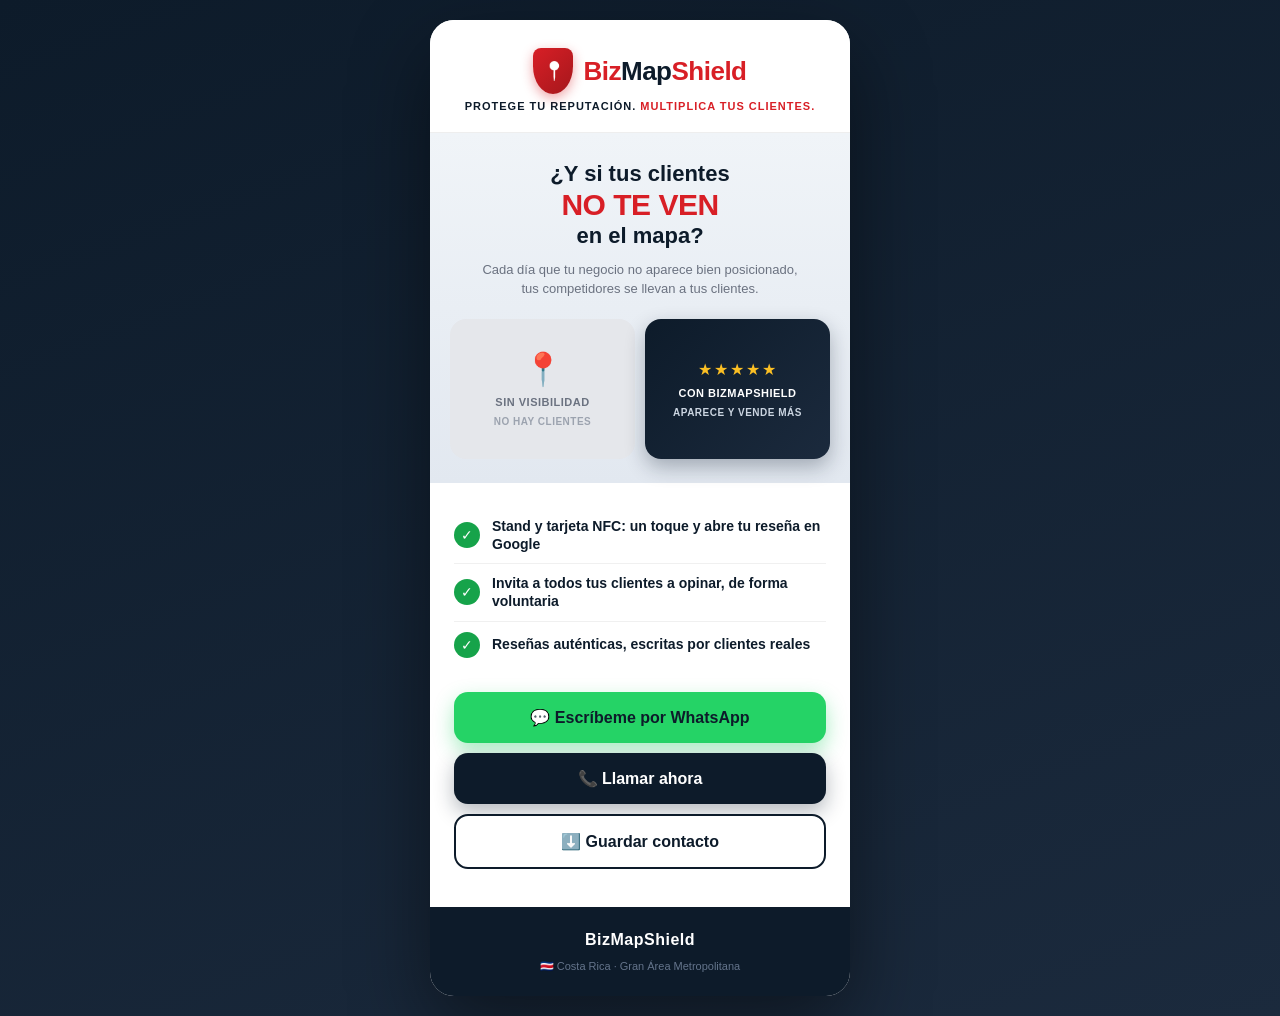
<file: card.html>
<!DOCTYPE html>
<html lang="es">
<head>
<meta charset="UTF-8" />
<meta name="viewport" content="width=device-width, initial-scale=1.0" />
<title>BizMapShield | Protege tu reputación en Google</title>
<meta name="description" content="Stands y tarjetas NFC BizMapShield: tus clientes tocan con el celular o escanean el QR y llegan a tu página de reseñas en Google, para opinar de forma voluntaria. Costa Rica." />

<!-- Favicon -->
<link rel="icon" type="image/png" sizes="32x32" href="assets/favicon-32.png" />
<link rel="icon" type="image/png" sizes="192x192" href="assets/favicon-192.png" />
<link rel="icon" type="image/png" sizes="512x512" href="assets/favicon-512.png" />
<link rel="apple-touch-icon" href="assets/apple-touch-icon.png" />

<!-- Canonical -->
<link rel="canonical" href="https://bizmapshield.vercel.app/card.html" />

<!-- Google Search Console -->
<meta name="google-site-verification" content="tOPKIpJ3fiCdlK9Jh3YzVRpnzYQrSfb7G9CvI20-KGc" />

<!-- Open Graph (for WhatsApp/Facebook preview) -->
<meta property="og:type" content="website" />
<meta property="og:site_name" content="BizMapShield" />
<meta property="og:locale" content="es_CR" />
<meta property="og:url" content="https://bizmapshield.vercel.app/card.html" />
<meta property="og:title" content="BizMapShield" />
<meta property="og:description" content="Stands y tarjetas NFC con QR: un toque y tus clientes llegan a tu página de reseñas en Google." />
<meta property="og:image" content="https://bizmapshield.vercel.app/assets/og-image.png" />
<meta property="og:image:width" content="1200" />
<meta property="og:image:height" content="630" />
<meta property="og:image:alt" content="BizMapShield — Domina tu Mapa. Multiplica tus Clientes." />

<!-- Twitter Card -->
<meta name="twitter:card" content="summary_large_image" />
<meta name="twitter:title" content="BizMapShield" />
<meta name="twitter:description" content="Stands y tarjetas NFC con QR: un toque y tus clientes llegan a tu página de reseñas en Google." />
<meta name="twitter:image" content="https://bizmapshield.vercel.app/assets/og-image.png" />

<!-- ============ GOOGLE ANALYTICS (GA4) — BizMapShield ============ -->
<!-- GA4: see assets/analytics.js and ANALYTICS.md -->
<script src="assets/analytics.js"></script>
<!-- ============ END GOOGLE ANALYTICS ============ -->

<style>
  * { margin: 0; padding: 0; box-sizing: border-box; }

  :root {
    --red: #d81f26;
    --red-dark: #a5171c;
    --navy: #0d1b2a;
    --navy-light: #1b2a3d;
    --cream: #f7f5f0;
    --white: #ffffff;
    --gray: #6b7280;
    --green: #16a34a;
  }

  body {
    font-family: -apple-system, BlinkMacSystemFont, "Segoe UI", Roboto, "Helvetica Neue", Arial, sans-serif;
    background: linear-gradient(160deg, #0d1b2a 0%, #1b2a3d 100%);
    min-height: 100vh;
    display: flex;
    align-items: center;
    justify-content: center;
    padding: 20px;
    color: var(--navy);
    -webkit-font-smoothing: antialiased;
  }

  .card {
    width: 100%;
    max-width: 420px;
    background: var(--white);
    border-radius: 24px;
    overflow: hidden;
    box-shadow: 0 30px 80px rgba(0,0,0,0.45);
    animation: fadeUp 0.6s ease-out;
  }

  @keyframes fadeUp {
    from { opacity: 0; transform: translateY(20px); }
    to { opacity: 1; transform: translateY(0); }
  }

  /* --- Header / Logo --- */
  .header {
    background: var(--white);
    padding: 28px 24px 20px;
    text-align: center;
    border-bottom: 1px solid #eee;
  }

  .logo {
    display: inline-flex;
    align-items: center;
    gap: 10px;
    font-size: 26px;
    font-weight: 800;
    letter-spacing: -0.5px;
  }

  .logo-shield {
    width: 40px;
    height: 46px;
    background: linear-gradient(135deg, var(--red), var(--red-dark));
    border-radius: 8px 8px 50% 50% / 8px 8px 60% 60%;
    display: flex;
    align-items: center;
    justify-content: center;
    color: white;
    font-size: 20px;
    box-shadow: 0 4px 12px rgba(216,31,38,0.4);
    position: relative;
  }

  .logo-shield::after {
    content: "📍";
    font-size: 18px;
    filter: brightness(0) invert(1);
  }

  .logo-text .biz { color: var(--red); }
  .logo-text .map { color: var(--navy); }
  .logo-text .shield { color: var(--red); }

  .tagline {
    margin-top: 6px;
    font-size: 11px;
    font-weight: 700;
    letter-spacing: 1px;
    color: var(--navy);
    text-transform: uppercase;
  }

  .tagline .red { color: var(--red); }

  /* --- Hero / Before-After visual --- */
  .hero {
    background: linear-gradient(180deg, #f0f4f8 0%, #e2e8f0 100%);
    padding: 28px 20px 24px;
    text-align: center;
    position: relative;
  }

  .hero h1 {
    font-size: 22px;
    font-weight: 800;
    line-height: 1.2;
    color: var(--navy);
    margin-bottom: 4px;
  }

  .hero h1 .red {
    color: var(--red);
    display: block;
    font-size: 30px;
    letter-spacing: -0.5px;
  }

  .hero p {
    font-size: 13px;
    color: var(--gray);
    line-height: 1.5;
    margin-top: 10px;
    max-width: 320px;
    margin-left: auto;
    margin-right: auto;
  }

  /* --- Before / After split --- */
  .split {
    display: grid;
    grid-template-columns: 1fr 1fr;
    gap: 10px;
    margin-top: 20px;
  }

  .split-box {
    border-radius: 16px;
    padding: 18px 10px;
    text-align: center;
    min-height: 140px;
    display: flex;
    flex-direction: column;
    justify-content: center;
    align-items: center;
    gap: 8px;
  }

  .split-box.before {
    background: #e5e7eb;
    color: #6b7280;
  }

  .split-box.after {
    background: linear-gradient(135deg, var(--navy), var(--navy-light));
    color: white;
    box-shadow: 0 8px 20px rgba(13,27,42,0.3);
  }

  .split-box .icon {
    font-size: 32px;
  }

  .split-box .label {
    font-size: 11px;
    font-weight: 800;
    text-transform: uppercase;
    letter-spacing: 0.5px;
  }

  .split-box.after .stars {
    color: #fbbf24;
    font-size: 16px;
    letter-spacing: 2px;
  }

  /* --- Benefits list --- */
  .benefits {
    padding: 24px;
    background: white;
  }

  .benefit {
    display: flex;
    align-items: center;
    gap: 12px;
    padding: 10px 0;
    border-bottom: 1px solid #f0f0f0;
  }

  .benefit:last-child { border-bottom: none; }

  .benefit .check {
    width: 26px;
    height: 26px;
    background: var(--green);
    border-radius: 50%;
    display: flex;
    align-items: center;
    justify-content: center;
    color: white;
    font-size: 14px;
    flex-shrink: 0;
  }

  .benefit .text {
    font-size: 14px;
    font-weight: 600;
    color: var(--navy);
    line-height: 1.3;
  }

  /* --- CTA --- */
  .cta-wrap {
    padding: 0 24px 28px;
    background: white;
  }

  .btn {
    display: flex;
    align-items: center;
    justify-content: center;
    gap: 10px;
    width: 100%;
    padding: 16px;
    border-radius: 14px;
    font-size: 16px;
    font-weight: 800;
    text-decoration: none;
    transition: transform 0.15s, box-shadow 0.15s;
    border: none;
    cursor: pointer;
    margin-bottom: 10px;
  }

  .btn:active { transform: scale(0.97); }

  .btn-whatsapp {
    background: #25D366;
    color: var(--navy);
    box-shadow: 0 8px 20px rgba(37,211,102,0.4);
  }

  .btn-call {
    background: var(--navy);
    color: white;
    box-shadow: 0 8px 20px rgba(13,27,42,0.3);
  }

  .btn-save {
    background: white;
    color: var(--navy);
    border: 2px solid var(--navy);
    box-shadow: none;
  }

  /* --- Footer --- */
  .footer {
    background: var(--navy);
    color: white;
    padding: 20px 24px;
    text-align: center;
    font-size: 12px;
    line-height: 1.6;
  }

  .footer .role {
    color: #ffffff;
    font-size: 16px;
    font-weight: 800;
    letter-spacing: 0.5px;
    margin-bottom: 6px;
  }

  .footer .location {
    color: #64748b;
    font-size: 11px;
  }

  /* Keyboard focus ring (WCAG 2.4.7): navy on the white card, gold in the navy footer */
  a:focus-visible,
  button:focus-visible {
    outline: 3px solid var(--navy);
    outline-offset: 3px;
  }

  .footer a:focus-visible {
    outline-color: #fbbf24;
  }

  /* --- "Guardar contacto" confirmation --- */
  .toast {
    position: fixed;
    left: 50%;
    bottom: 24px;
    transform: translate(-50%, 16px);
    width: calc(100% - 40px);
    max-width: 380px;
    padding: 14px 18px;
    border-radius: 14px;
    background: var(--navy);
    color: white;
    font-size: 14px;
    font-weight: 600;
    line-height: 1.5;
    text-align: center;
    box-shadow: 0 16px 40px rgba(0,0,0,0.45);
    border: 1px solid rgba(255,255,255,0.12);
    opacity: 0;
    visibility: hidden;
    pointer-events: none;
    transition: opacity 0.25s ease, transform 0.25s ease, visibility 0.25s;
  }

  .toast.show {
    opacity: 1;
    transform: translate(-50%, 0);
    visibility: visible;
    pointer-events: auto;
  }

  .toast a {
    color: #fbbf24;
    font-weight: 800;
    display: inline-block;
    padding: 6px 2px;
  }

  .toast a:focus-visible {
    outline-color: #fbbf24;
  }

  @media (prefers-reduced-motion: reduce) {
    .card { animation: none; }
    .btn { transition: none; }
    .toast { transition: opacity 0.2s ease, visibility 0.2s; transform: translate(-50%, 0); }
  }
</style>
</head>
<body>

<div class="card">

  <!-- HEADER -->
  <div class="header">
    <div class="logo">
      <div class="logo-shield"></div>
      <div class="logo-text">
        <span class="biz">Biz</span><span class="map">Map</span><span class="shield">Shield</span>
      </div>
    </div>
    <div class="tagline">Protege tu reputación. <span class="red">Multiplica tus clientes.</span></div>
  </div>

  <!-- HERO -->
  <div class="hero">
    <h1>
      ¿Y si tus clientes
      <span class="red">NO TE VEN</span>
      en el mapa?
    </h1>
    <p>Cada día que tu negocio no aparece bien posicionado, tus competidores se llevan a tus clientes.</p>

    <div class="split">
      <div class="split-box before">
        <div class="icon">📍</div>
        <div class="label">Sin visibilidad</div>
        <div class="label" style="font-weight:600; font-size:10px; color:#9ca3af;">No hay clientes</div>
      </div>
      <div class="split-box after">
        <div class="stars">★★★★★</div>
        <div class="label">Con BizMapShield</div>
        <div class="label" style="font-weight:600; font-size:10px; color:#cbd5e1;">Aparece y vende más</div>
      </div>
    </div>
  </div>

  <!-- BENEFITS -->
  <div class="benefits">
    <div class="benefit">
      <div class="check">✓</div>
      <div class="text">Stand y tarjeta NFC: un toque y abre tu reseña en Google</div>
    </div>
    <div class="benefit">
      <div class="check">✓</div>
      <div class="text">Invita a todos tus clientes a opinar, de forma voluntaria</div>
    </div>
    <div class="benefit">
      <div class="check">✓</div>
      <div class="text">Reseñas auténticas, escritas por clientes reales</div>
    </div>
  </div>

  <!-- CTA -->
  <div class="cta-wrap">
    <a class="btn btn-whatsapp"
       href="https://wa.me/50663889598?text=Hola%2C%20vi%20la%20tarjeta%20de%20BizMapShield%20y%20quiero%20m%C3%A1s%20informaci%C3%B3n."
       target="_blank" rel="noopener">
      💬 Escríbeme por WhatsApp
    </a>
    <a class="btn btn-call"
       href="tel:+50663889598">
      📞 Llamar ahora
    </a>
    <button class="btn btn-save"
            onclick="saveContact(); bmsTrack('save_contact', { cta_location: 'card' });">
      ⬇️ Guardar contacto
    </button>
  </div>

  <!-- FOOTER -->
  <div class="footer">
    <div class="role">BizMapShield</div>
    <div class="location">🇨🇷 Costa Rica · Gran Área Metropolitana</div>
  </div>

</div>

<script>
  // "Save Contact": download the static vCard. A real file URL (not a blob) also works in
  // in-app browsers (WhatsApp, Instagram, Facebook), where it opens the "add contact" sheet.
  const VCARD_URL = 'bizmapshield.vcf';
  let toastTimer;

  function saveContact() {
    const a = document.createElement('a');
    a.href = VCARD_URL;
    a.download = 'BizMapShield.vcf';
    document.body.appendChild(a);
    a.click();
    document.body.removeChild(a);
    showToast();
  }

  // Confirmation with a manual fallback in case the download was blocked
  function showToast() {
    let toast = document.getElementById('contact-toast');
    if (!toast) {
      toast = document.createElement('div');
      toast.id = 'contact-toast';
      toast.className = 'toast';
      toast.setAttribute('role', 'status');
      toast.innerHTML = '✓ Contacto descargado. ¿No se abrió? <a href="' + VCARD_URL + '">Ábrelo aquí</a>';
      document.body.appendChild(toast);
    }
    requestAnimationFrame(() => toast.classList.add('show'));
    clearTimeout(toastTimer);
    toastTimer = setTimeout(() => toast.classList.remove('show'), 7000);
  }
</script>

</body>
</html>
</file>
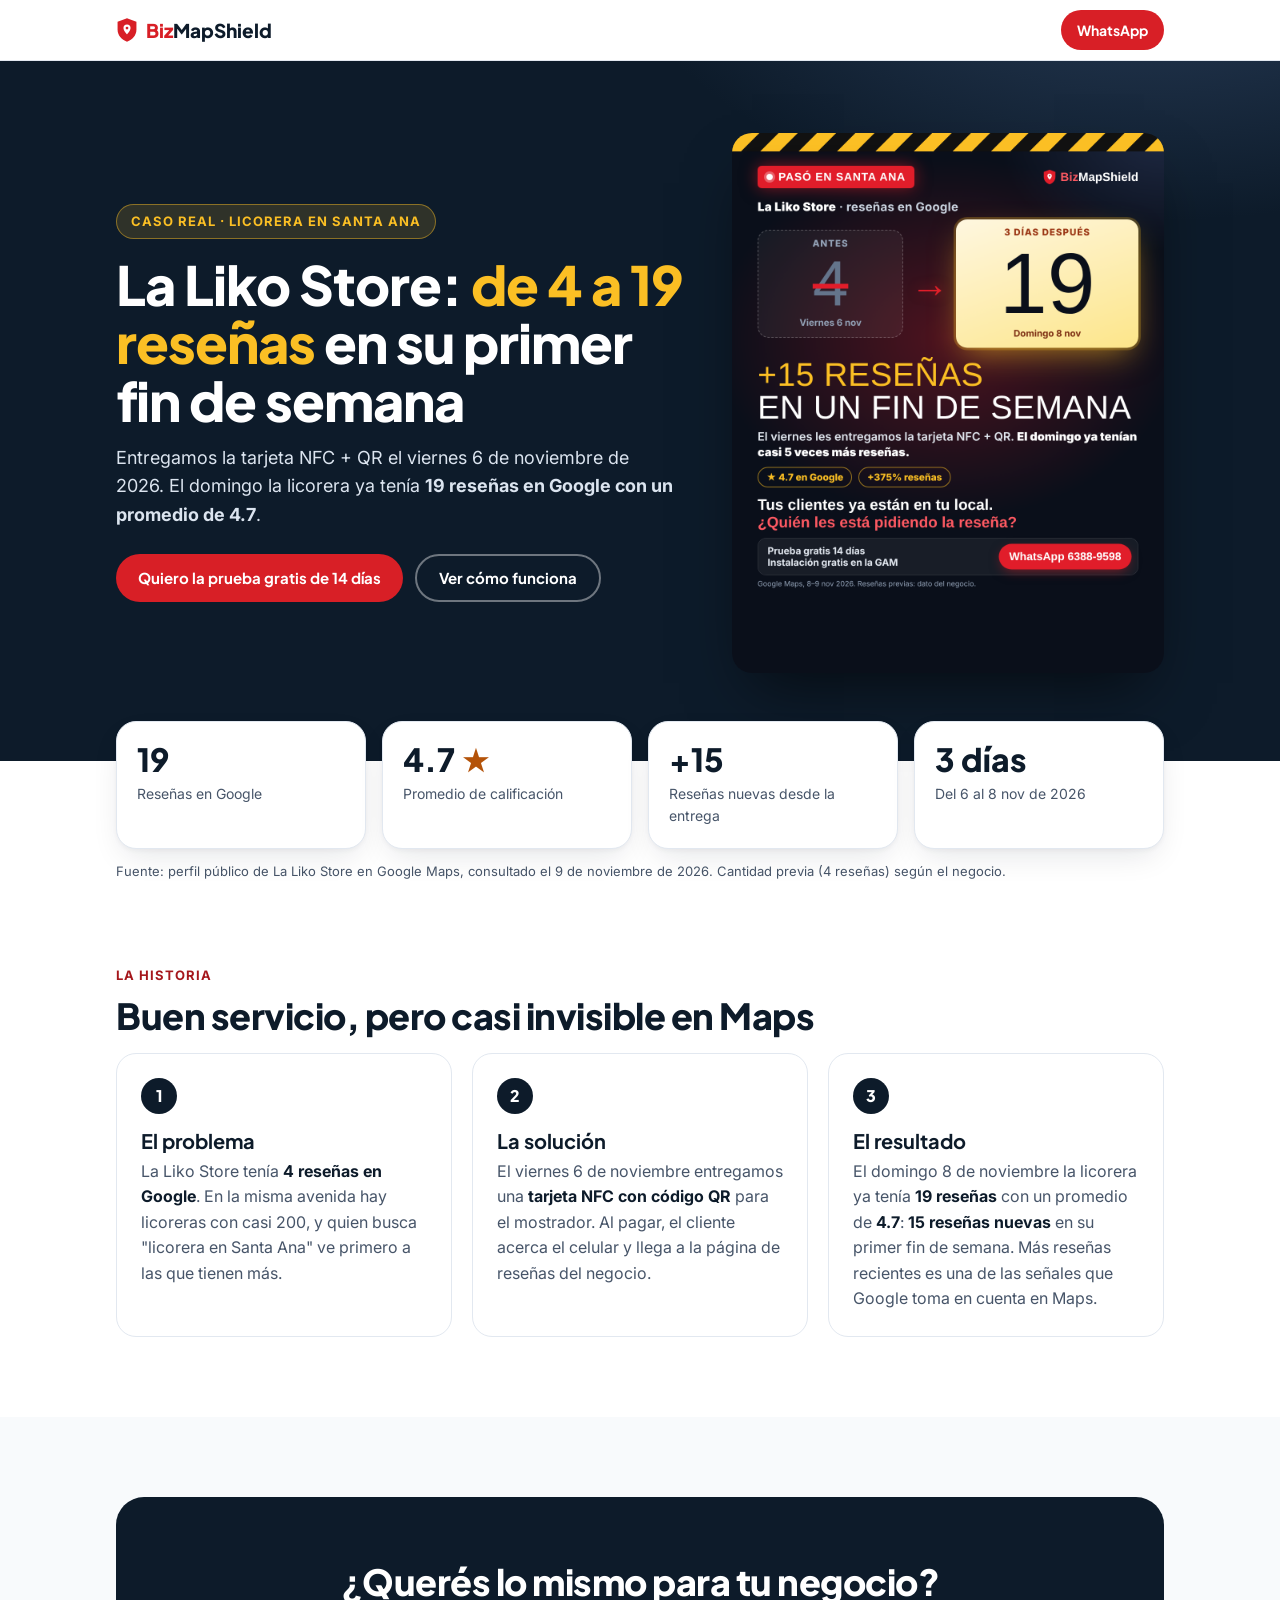
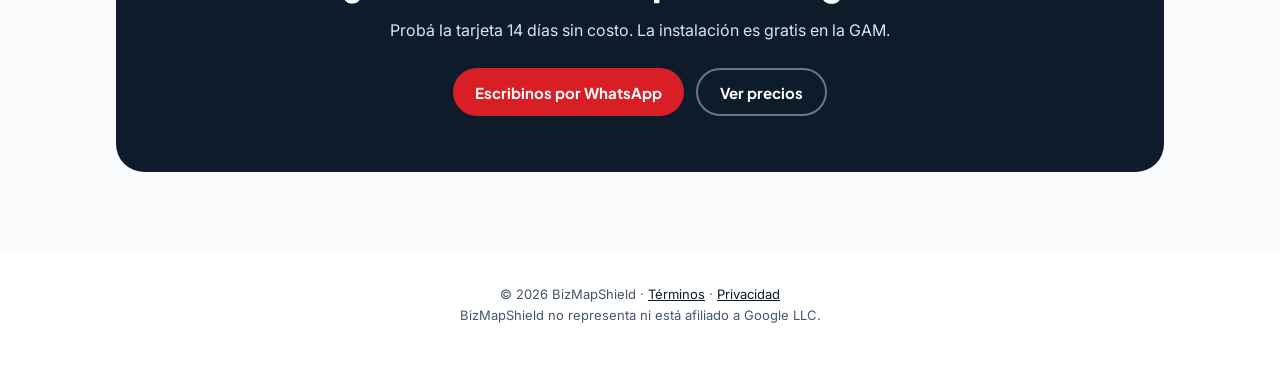
<file: caso-la-liko.html>
<!DOCTYPE html>
<html lang="es">
<head>
<meta charset="UTF-8" />
<meta name="viewport" content="width=device-width, initial-scale=1.0" />
<title>Caso La Liko Store: de 4 a 19 reseñas en Google en 3 días — BizMapShield</title>
<meta name="description" content="Cómo La Liko Store, licorera en Santa Ana, pasó de 4 a 19 reseñas en Google en su primer fin de semana con la tarjeta NFC + QR de BizMapShield. Datos públicos de Google Maps." />
<meta name="theme-color" content="#0d1b2a" />
<link rel="icon" type="image/png" sizes="32x32" href="assets/favicon-32.png" />
<link rel="apple-touch-icon" href="assets/apple-touch-icon.png" />
<link rel="canonical" href="https://bizmapshield.vercel.app/caso-la-liko.html" />
<meta property="og:type" content="article" />
<meta property="og:title" content="La Liko Store: de 4 a 19 reseñas en su primer fin de semana" />
<meta property="og:description" content="Caso real de BizMapShield en Santa Ana. Tarjeta NFC + QR que lleva al cliente a la página de reseñas del negocio." />
<meta property="og:image" content="https://bizmapshield.vercel.app/assets/caso-la-liko.png" />
<meta property="og:url" content="https://bizmapshield.vercel.app/caso-la-liko.html" />
<meta name="twitter:card" content="summary_large_image" />
<link rel="preconnect" href="https://fonts.googleapis.com" />
<link rel="preconnect" href="https://fonts.gstatic.com" crossorigin />
<link href="https://fonts.googleapis.com/css2?family=Inter:wght@400;600;700;800&family=Plus+Jakarta+Sans:wght@700;800&display=swap" rel="stylesheet" />
<script src="assets/analytics.js" defer></script>
<style>
  :root {
    --red: #d81f26; --red-dark: #a5171c; --navy: #0d1b2a; --navy-light: #1b2a3d;
    --ink: #0d1b2a; --ink-2: #475569; --line: #e2e8f0; --surface: #fff; --surface-2: #f8fafc;
    --gold: #b45309; --gold-bright: #fbbf24; --green: #128c4a;
    --font-display: "Plus Jakarta Sans", "Inter", system-ui, sans-serif;
    --font-body: "Inter", system-ui, sans-serif;
    --radius: 20px;
    --shadow-md: 0 2px 4px rgba(13,27,42,.04), 0 12px 32px -8px rgba(13,27,42,.12);
  }
  * { box-sizing: border-box; margin: 0; padding: 0; }
  body { font-family: var(--font-body); background: var(--surface); color: var(--ink); line-height: 1.6; -webkit-font-smoothing: antialiased; }
  a { color: inherit; }
  :focus-visible { outline: 3px solid var(--gold-bright); outline-offset: 3px; border-radius: 6px; }
  .skip { position: absolute; left: -999px; top: 8px; background: var(--navy); color: #fff; padding: 8px 14px; border-radius: 8px; }
  .skip:focus { left: 16px; z-index: 10; }
  .container { width: 100%; max-width: 1080px; margin: 0 auto; padding: 0 16px; }

  /* Nav */
  .nav { position: sticky; top: 0; z-index: 5; background: rgba(255,255,255,.92); backdrop-filter: blur(10px); border-bottom: 1px solid var(--line); }
  .nav .container { display: flex; align-items: center; justify-content: space-between; height: 60px; gap: 12px; }
  .brand { display: flex; align-items: center; gap: 8px; font: 800 19px var(--font-display); text-decoration: none; }
  .brand .b { color: var(--red); }
  .btn { display: inline-flex; align-items: center; justify-content: center; gap: 8px; min-height: 48px; padding: 12px 22px; border-radius: 999px; font: 700 15px var(--font-display); text-decoration: none; transition: transform .2s, background .2s, box-shadow .2s; }
  .btn:active { transform: scale(.98); }
  .btn-red { background: var(--red); color: #fff; }
  .btn-red:hover { background: var(--red-dark); box-shadow: 0 8px 20px -6px rgba(216,31,38,.5); }
  .btn-ghost { border: 2px solid rgba(255,255,255,.4); color: #fff; }
  .btn-ghost:hover { background: rgba(255,255,255,.1); }
  .nav .btn { min-height: 40px; padding: 8px 16px; font-size: 14px; }

  /* Hero */
  .hero { background: radial-gradient(900px 500px at 90% -20%, #2a3f5c, transparent 60%), var(--navy); color: #fff; padding: 48px 0 56px; }
  .hero-grid { display: grid; gap: 32px; align-items: center; }
  .kicker { display: inline-block; padding: 6px 14px; border-radius: 999px; background: rgba(251,191,36,.14); border: 1px solid rgba(251,191,36,.45); color: var(--gold-bright); font-size: 13px; font-weight: 700; letter-spacing: 1px; text-transform: uppercase; }
  h1 { font: 800 clamp(32px, 7vw, 54px)/1.08 var(--font-display); letter-spacing: -1px; margin: 16px 0 14px; }
  h1 span { color: var(--gold-bright); }
  .lead { font-size: 18px; color: #dbe4ef; max-width: 560px; }
  .hero-ctas { display: flex; flex-wrap: wrap; gap: 12px; margin-top: 24px; }
  .hero img { width: 100%; max-width: 440px; height: auto; border-radius: var(--radius); box-shadow: 0 30px 60px -20px rgba(0,0,0,.6); justify-self: center; }

  /* Stats */
  .stats { display: grid; grid-template-columns: repeat(2, 1fr); gap: 12px; margin-top: -28px; position: relative; }
  .stat { background: #fff; border: 1px solid var(--line); border-radius: var(--radius); padding: 20px; box-shadow: var(--shadow-md); }
  .stat .v { font: 800 26px/1.1 var(--font-display); color: var(--navy); white-space: nowrap; }
  @media (min-width: 760px) { .stat .v { font-size: 32px; } }
  .stat .v .star { color: var(--gold); }
  .stat .l { font-size: 14px; color: var(--ink-2); margin-top: 6px; }
  .source { font-size: 13px; color: var(--ink-2); margin-top: 12px; }

  /* Story */
  section.block { padding: 56px 0; }
  section.block.alt { background: var(--surface-2); }
  .eyebrow { font-size: 13px; font-weight: 700; letter-spacing: 1px; text-transform: uppercase; color: var(--red-dark); }
  h2 { font: 800 clamp(26px, 5vw, 36px)/1.15 var(--font-display); letter-spacing: -.5px; margin: 8px 0 16px; }
  .story { display: grid; gap: 16px; }
  .step { background: #fff; border: 1px solid var(--line); border-radius: var(--radius); padding: 24px; }
  .step-n { width: 36px; height: 36px; border-radius: 50%; background: var(--navy); color: #fff; display: grid; place-items: center; font: 800 16px var(--font-display); }
  .step h3 { font: 700 20px var(--font-display); margin: 14px 0 6px; }
  .step p { color: var(--ink-2); }
  .step strong { color: var(--ink); }

  /* CTA */
  .cta { background: var(--navy); color: #fff; border-radius: 28px; padding: 36px 24px; text-align: center; }
  .cta p { color: #dbe4ef; max-width: 520px; margin: 0 auto; }
  .cta .hero-ctas { justify-content: center; }
  footer { padding: 32px 0 48px; font-size: 13px; color: var(--ink-2); text-align: center; }
  footer a { color: var(--ink); }

  @media (min-width: 760px) {
    .hero { padding: 72px 0 88px; }
    .hero-grid { grid-template-columns: 1.15fr .85fr; }
    .stats { grid-template-columns: repeat(4, 1fr); gap: 16px; margin-top: -40px; }
    .story { grid-template-columns: repeat(3, 1fr); gap: 20px; }
    section.block { padding: 80px 0; }
    .cta { padding: 56px 48px; }
  }
  @media (prefers-reduced-motion: reduce) { * { transition: none !important; } }
</style>
</head>
<body>
<a class="skip" href="#main">Saltar al contenido</a>

<header class="nav">
  <div class="container">
    <a class="brand" href="./" aria-label="BizMapShield, ir al inicio">
      <svg width="22" height="26" viewBox="0 0 56 64" aria-hidden="true"><path d="M28 2 52 11v20c0 15-10 26-24 31C14 57 4 46 4 31V11z" fill="#d81f26"/><path d="M28 18a9 9 0 0 0-9 9c0 7 9 16 9 16s9-9 9-16a9 9 0 0 0-9-9zm0 12.5a3.5 3.5 0 1 1 0-7 3.5 3.5 0 0 1 0 7z" fill="#fff"/></svg>
      <span><span class="b">Biz</span>MapShield</span>
    </a>
    <a class="btn btn-red" data-cta="caso_nav" target="_blank" rel="noopener"
       href="https://wa.me/50663889598?text=Hola%2C%20vi%20el%20caso%20de%20La%20Liko%20Store%20y%20quiero%20la%20prueba%20gratis">WhatsApp</a>
  </div>
</header>

<main id="main" tabindex="-1">
  <section class="hero">
    <div class="container hero-grid">
      <div>
        <span class="kicker">Caso real · Licorera en Santa Ana</span>
        <h1>La Liko Store: <span>de 4 a 19 reseñas</span> en su primer fin de semana</h1>
        <p class="lead">Entregamos la tarjeta NFC + QR el viernes 6 de noviembre de 2026. El domingo la licorera ya tenía <strong>19 reseñas en Google con un promedio de 4.7</strong>.</p>
        <div class="hero-ctas">
          <a class="btn btn-red" data-cta="caso_hero" target="_blank" rel="noopener"
             href="https://wa.me/50663889598?text=Hola%2C%20vi%20el%20caso%20de%20La%20Liko%20Store%20y%20quiero%20la%20prueba%20gratis">Quiero la prueba gratis de 14 días</a>
          <a class="btn btn-ghost" href="./#como-funciona">Ver cómo funciona</a>
        </div>
      </div>
      <img src="assets/caso-la-liko.png" width="1080" height="1350"
           alt="Pasó en Santa Ana: La Liko Store pasó de 4 reseñas en Google el viernes 6 de noviembre a 19 el domingo 8 de noviembre, 15 reseñas nuevas, 4.7 estrellas." />
    </div>
  </section>

  <div class="container">
    <div class="stats" role="list">
      <div class="stat" role="listitem"><div class="v">19</div><div class="l">Reseñas en Google</div></div>
      <div class="stat" role="listitem"><div class="v">4.7 <span class="star" aria-hidden="true">★</span></div><div class="l">Promedio de calificación</div></div>
      <div class="stat" role="listitem"><div class="v">+15</div><div class="l">Reseñas nuevas desde la entrega</div></div>
      <div class="stat" role="listitem"><div class="v">3 días</div><div class="l">Del 6 al 8 nov de 2026</div></div>
    </div>
    <p class="source">Fuente: perfil público de La Liko Store en Google Maps, consultado el 9 de noviembre de 2026. Cantidad previa (4 reseñas) según el negocio.</p>
  </div>

  <section class="block">
    <div class="container">
      <span class="eyebrow">La historia</span>
      <h2>Buen servicio, pero casi invisible en Maps</h2>
      <div class="story">
        <article class="step">
          <div class="step-n" aria-hidden="true">1</div>
          <h3>El problema</h3>
          <p>La Liko Store tenía <strong>4 reseñas en Google</strong>. En la misma avenida hay licoreras con casi 200, y quien busca "licorera en Santa Ana" ve primero a las que tienen más.</p>
        </article>
        <article class="step">
          <div class="step-n" aria-hidden="true">2</div>
          <h3>La solución</h3>
          <p>El viernes 6 de noviembre entregamos una <strong>tarjeta NFC con código QR</strong> para el mostrador. Al pagar, el cliente acerca el celular y llega a la página de reseñas del negocio.</p>
        </article>
        <article class="step">
          <div class="step-n" aria-hidden="true">3</div>
          <h3>El resultado</h3>
          <p>El domingo 8 de noviembre la licorera ya tenía <strong>19 reseñas</strong> con un promedio de <strong>4.7</strong>: <strong>15 reseñas nuevas</strong> en su primer fin de semana. Más reseñas recientes es una de las señales que Google toma en cuenta en Maps.</p>
        </article>
      </div>
    </div>
  </section>

  <section class="block alt">
    <div class="container">
      <div class="cta">
        <h2>¿Querés lo mismo para tu negocio?</h2>
        <p>Probá la tarjeta 14 días sin costo. La instalación es gratis en la GAM.</p>
        <div class="hero-ctas">
          <a class="btn btn-red" data-cta="caso_footer" target="_blank" rel="noopener"
             href="https://wa.me/50663889598?text=Hola%2C%20vi%20el%20caso%20de%20La%20Liko%20Store%20y%20quiero%20la%20prueba%20gratis">Escribinos por WhatsApp</a>
          <a class="btn btn-ghost" href="./#pricing">Ver precios</a>
        </div>
      </div>
    </div>
  </section>
</main>

<footer>
  <div class="container">
    <p>© 2026 BizMapShield · <a href="legal.html#terminos">Términos</a> · <a href="legal.html#privacidad">Privacidad</a></p>
    <p>BizMapShield no representa ni está afiliado a Google LLC.</p>
  </div>
</footer>
</body>
</html>
</file>
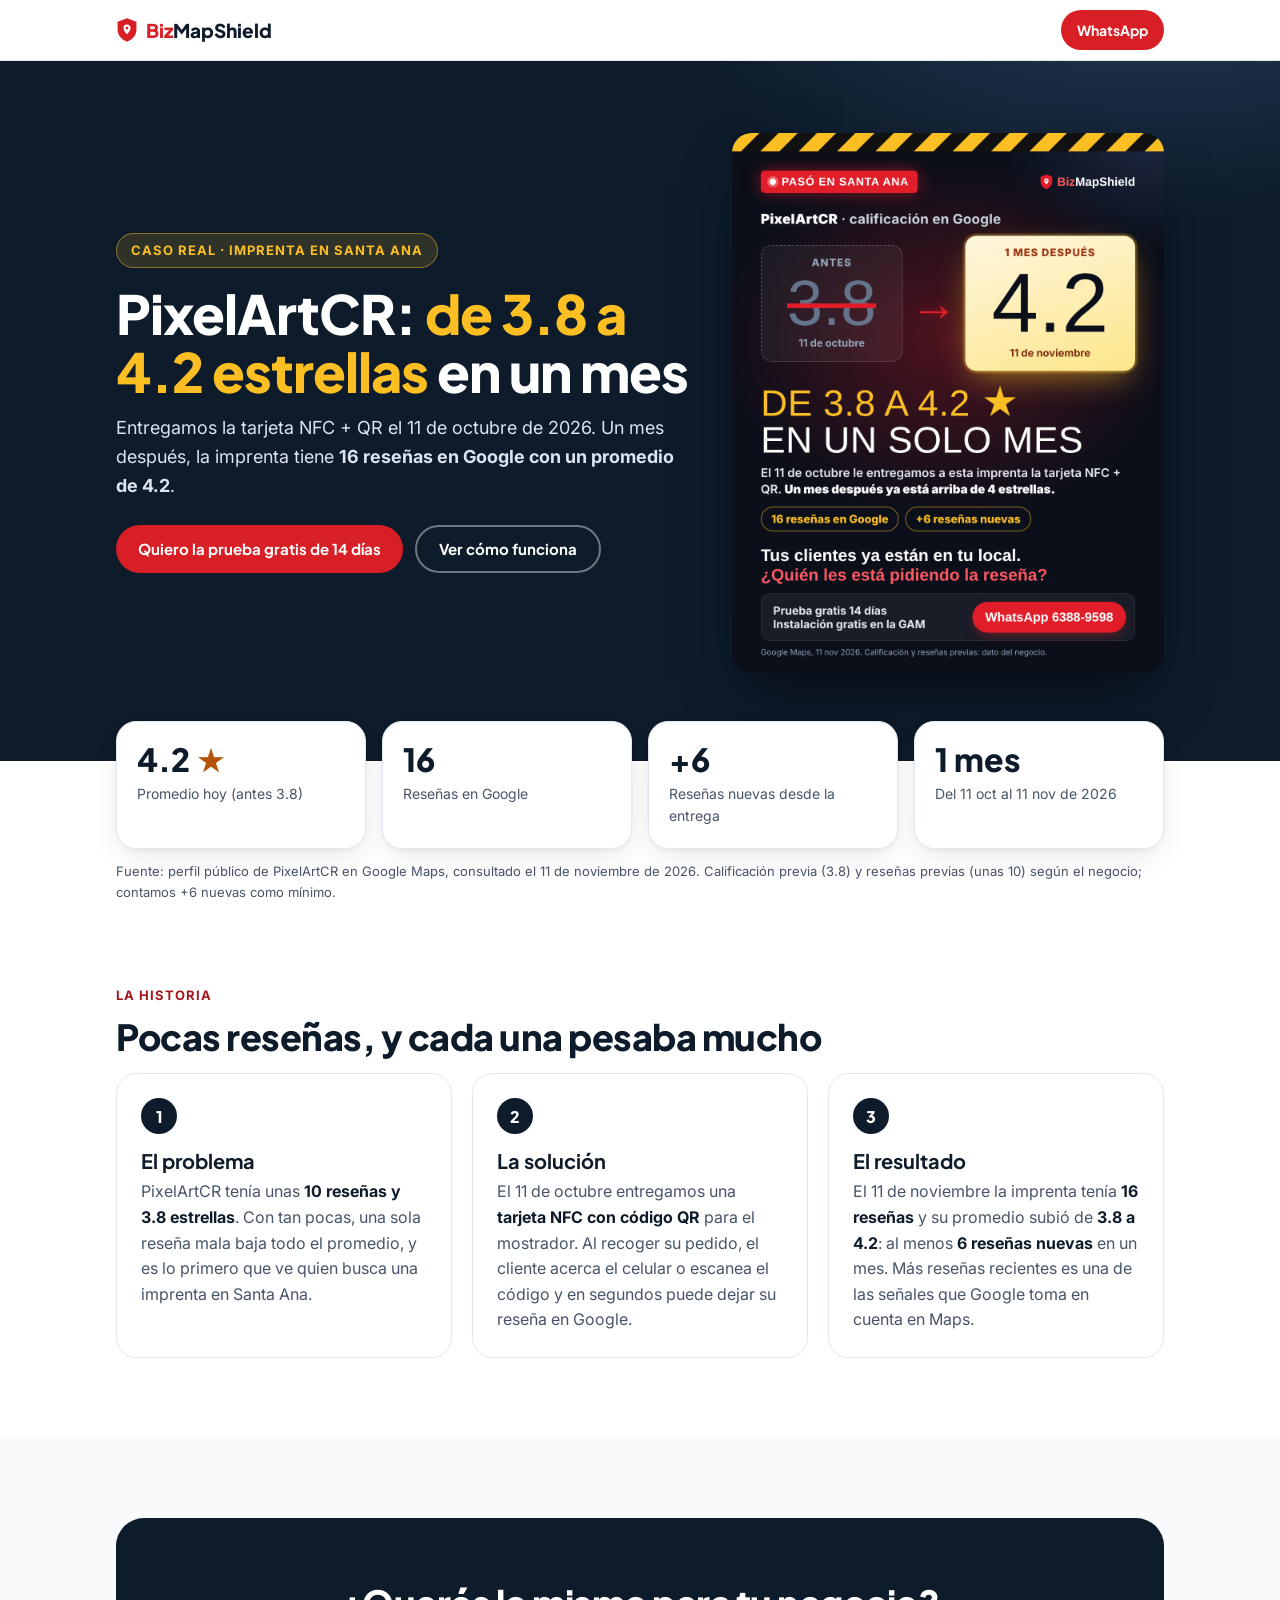
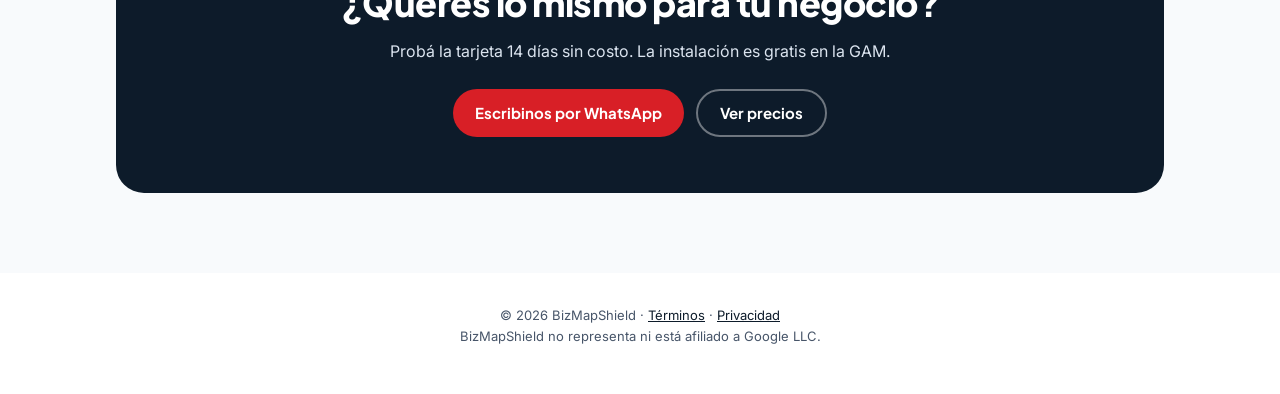
<file: caso-pixelart.html>
<!DOCTYPE html>
<html lang="es">
<head>
<meta charset="UTF-8" />
<meta name="viewport" content="width=device-width, initial-scale=1.0" />
<title>Caso PixelArtCR: de 3.8 a 4.2 estrellas en Google en un mes — BizMapShield</title>
<meta name="description" content="Cómo PixelArtCR, imprenta en Santa Ana, pasó de 3.8 a 4.2 estrellas en Google en un mes con la tarjeta NFC + QR de BizMapShield. Datos públicos de Google Maps." />
<meta name="theme-color" content="#0d1b2a" />
<link rel="icon" type="image/png" sizes="32x32" href="assets/favicon-32.png" />
<link rel="apple-touch-icon" href="assets/apple-touch-icon.png" />
<link rel="canonical" href="https://bizmapshield.vercel.app/caso-pixelart.html" />
<meta property="og:type" content="article" />
<meta property="og:title" content="PixelArtCR: de 3.8 a 4.2 estrellas en un mes" />
<meta property="og:description" content="Caso real de BizMapShield en Santa Ana. Tarjeta NFC + QR que lleva al cliente a la página de reseñas del negocio." />
<meta property="og:image" content="https://bizmapshield.vercel.app/assets/caso-pixelart.png" />
<meta property="og:url" content="https://bizmapshield.vercel.app/caso-pixelart.html" />
<meta name="twitter:card" content="summary_large_image" />
<link rel="preconnect" href="https://fonts.googleapis.com" />
<link rel="preconnect" href="https://fonts.gstatic.com" crossorigin />
<link href="https://fonts.googleapis.com/css2?family=Inter:wght@400;600;700;800&family=Plus+Jakarta+Sans:wght@700;800&display=swap" rel="stylesheet" />
<script src="assets/analytics.js" defer></script>
<style>
  :root {
    --red: #d81f26; --red-dark: #a5171c; --navy: #0d1b2a; --navy-light: #1b2a3d;
    --ink: #0d1b2a; --ink-2: #475569; --line: #e2e8f0; --surface: #fff; --surface-2: #f8fafc;
    --gold: #b45309; --gold-bright: #fbbf24; --green: #128c4a;
    --font-display: "Plus Jakarta Sans", "Inter", system-ui, sans-serif;
    --font-body: "Inter", system-ui, sans-serif;
    --radius: 20px;
    --shadow-md: 0 2px 4px rgba(13,27,42,.04), 0 12px 32px -8px rgba(13,27,42,.12);
  }
  * { box-sizing: border-box; margin: 0; padding: 0; }
  body { font-family: var(--font-body); background: var(--surface); color: var(--ink); line-height: 1.6; -webkit-font-smoothing: antialiased; }
  a { color: inherit; }
  :focus-visible { outline: 3px solid var(--gold-bright); outline-offset: 3px; border-radius: 6px; }
  .skip { position: absolute; left: -999px; top: 8px; background: var(--navy); color: #fff; padding: 8px 14px; border-radius: 8px; }
  .skip:focus { left: 16px; z-index: 10; }
  .container { width: 100%; max-width: 1080px; margin: 0 auto; padding: 0 16px; }

  /* Nav */
  .nav { position: sticky; top: 0; z-index: 5; background: rgba(255,255,255,.92); backdrop-filter: blur(10px); border-bottom: 1px solid var(--line); }
  .nav .container { display: flex; align-items: center; justify-content: space-between; height: 60px; gap: 12px; }
  .brand { display: flex; align-items: center; gap: 8px; font: 800 19px var(--font-display); text-decoration: none; }
  .brand .b { color: var(--red); }
  .btn { display: inline-flex; align-items: center; justify-content: center; gap: 8px; min-height: 48px; padding: 12px 22px; border-radius: 999px; font: 700 15px var(--font-display); text-decoration: none; transition: transform .2s, background .2s, box-shadow .2s; }
  .btn:active { transform: scale(.98); }
  .btn-red { background: var(--red); color: #fff; }
  .btn-red:hover { background: var(--red-dark); box-shadow: 0 8px 20px -6px rgba(216,31,38,.5); }
  .btn-ghost { border: 2px solid rgba(255,255,255,.4); color: #fff; }
  .btn-ghost:hover { background: rgba(255,255,255,.1); }
  .nav .btn { min-height: 40px; padding: 8px 16px; font-size: 14px; }

  /* Hero */
  .hero { background: radial-gradient(900px 500px at 90% -20%, #2a3f5c, transparent 60%), var(--navy); color: #fff; padding: 48px 0 56px; }
  .hero-grid { display: grid; gap: 32px; align-items: center; }
  .kicker { display: inline-block; padding: 6px 14px; border-radius: 999px; background: rgba(251,191,36,.14); border: 1px solid rgba(251,191,36,.45); color: var(--gold-bright); font-size: 13px; font-weight: 700; letter-spacing: 1px; text-transform: uppercase; }
  h1 { font: 800 clamp(32px, 7vw, 54px)/1.08 var(--font-display); letter-spacing: -1px; margin: 16px 0 14px; }
  h1 span { color: var(--gold-bright); }
  .lead { font-size: 18px; color: #dbe4ef; max-width: 560px; }
  .hero-ctas { display: flex; flex-wrap: wrap; gap: 12px; margin-top: 24px; }
  .hero img { width: 100%; max-width: 440px; height: auto; border-radius: var(--radius); box-shadow: 0 30px 60px -20px rgba(0,0,0,.6); justify-self: center; }

  /* Stats */
  .stats { display: grid; grid-template-columns: repeat(2, 1fr); gap: 12px; margin-top: -28px; position: relative; }
  .stat { background: #fff; border: 1px solid var(--line); border-radius: var(--radius); padding: 20px; box-shadow: var(--shadow-md); }
  .stat .v { font: 800 26px/1.1 var(--font-display); color: var(--navy); white-space: nowrap; }
  @media (min-width: 760px) { .stat .v { font-size: 32px; } }
  .stat .v .star { color: var(--gold); }
  .stat .l { font-size: 14px; color: var(--ink-2); margin-top: 6px; }
  .source { font-size: 13px; color: var(--ink-2); margin-top: 12px; }

  /* Story */
  section.block { padding: 56px 0; }
  section.block.alt { background: var(--surface-2); }
  .eyebrow { font-size: 13px; font-weight: 700; letter-spacing: 1px; text-transform: uppercase; color: var(--red-dark); }
  h2 { font: 800 clamp(26px, 5vw, 36px)/1.15 var(--font-display); letter-spacing: -.5px; margin: 8px 0 16px; }
  .story { display: grid; gap: 16px; }
  .step { background: #fff; border: 1px solid var(--line); border-radius: var(--radius); padding: 24px; }
  .step-n { width: 36px; height: 36px; border-radius: 50%; background: var(--navy); color: #fff; display: grid; place-items: center; font: 800 16px var(--font-display); }
  .step h3 { font: 700 20px var(--font-display); margin: 14px 0 6px; }
  .step p { color: var(--ink-2); }
  .step strong { color: var(--ink); }

  /* CTA */
  .cta { background: var(--navy); color: #fff; border-radius: 28px; padding: 36px 24px; text-align: center; }
  .cta p { color: #dbe4ef; max-width: 520px; margin: 0 auto; }
  .cta .hero-ctas { justify-content: center; }
  footer { padding: 32px 0 48px; font-size: 13px; color: var(--ink-2); text-align: center; }
  footer a { color: var(--ink); }

  @media (min-width: 760px) {
    .hero { padding: 72px 0 88px; }
    .hero-grid { grid-template-columns: 1.15fr .85fr; }
    .stats { grid-template-columns: repeat(4, 1fr); gap: 16px; margin-top: -40px; }
    .story { grid-template-columns: repeat(3, 1fr); gap: 20px; }
    section.block { padding: 80px 0; }
    .cta { padding: 56px 48px; }
  }
  @media (prefers-reduced-motion: reduce) { * { transition: none !important; } }
</style>
</head>
<body>
<a class="skip" href="#main">Saltar al contenido</a>

<header class="nav">
  <div class="container">
    <a class="brand" href="./" aria-label="BizMapShield, ir al inicio">
      <svg width="22" height="26" viewBox="0 0 56 64" aria-hidden="true"><path d="M28 2 52 11v20c0 15-10 26-24 31C14 57 4 46 4 31V11z" fill="#d81f26"/><path d="M28 18a9 9 0 0 0-9 9c0 7 9 16 9 16s9-9 9-16a9 9 0 0 0-9-9zm0 12.5a3.5 3.5 0 1 1 0-7 3.5 3.5 0 0 1 0 7z" fill="#fff"/></svg>
      <span><span class="b">Biz</span>MapShield</span>
    </a>
    <a class="btn btn-red" data-cta="caso_nav" target="_blank" rel="noopener"
       href="https://wa.me/50663889598?text=Hola%2C%20vi%20el%20caso%20de%20PixelArtCR%20y%20quiero%20la%20prueba%20gratis">WhatsApp</a>
  </div>
</header>

<main id="main" tabindex="-1">
  <section class="hero">
    <div class="container hero-grid">
      <div>
        <span class="kicker">Caso real · Imprenta en Santa Ana</span>
        <h1>PixelArtCR: <span>de 3.8 a 4.2 estrellas</span> en un mes</h1>
        <p class="lead">Entregamos la tarjeta NFC + QR el 11 de octubre de 2026. Un mes después, la imprenta tiene <strong>16 reseñas en Google con un promedio de 4.2</strong>.</p>
        <div class="hero-ctas">
          <a class="btn btn-red" data-cta="caso_hero" target="_blank" rel="noopener"
             href="https://wa.me/50663889598?text=Hola%2C%20vi%20el%20caso%20de%20PixelArtCR%20y%20quiero%20la%20prueba%20gratis">Quiero la prueba gratis de 14 días</a>
          <a class="btn btn-ghost" href="./#como-funciona">Ver cómo funciona</a>
        </div>
      </div>
      <img src="assets/caso-pixelart.png" width="1080" height="1350"
           alt="Pasó en Santa Ana: PixelArtCR pasó de 3.8 estrellas en Google el 11 de octubre a 4.2 el 11 de noviembre, con 16 reseñas y 6 nuevas." />
    </div>
  </section>

  <div class="container">
    <div class="stats" role="list">
      <div class="stat" role="listitem"><div class="v">4.2 <span class="star" aria-hidden="true">★</span></div><div class="l">Promedio hoy (antes 3.8)</div></div>
      <div class="stat" role="listitem"><div class="v">16</div><div class="l">Reseñas en Google</div></div>
      <div class="stat" role="listitem"><div class="v">+6</div><div class="l">Reseñas nuevas desde la entrega</div></div>
      <div class="stat" role="listitem"><div class="v">1 mes</div><div class="l">Del 11 oct al 11 nov de 2026</div></div>
    </div>
    <p class="source">Fuente: perfil público de PixelArtCR en Google Maps, consultado el 11 de noviembre de 2026. Calificación previa (3.8) y reseñas previas (unas 10) según el negocio; contamos +6 nuevas como mínimo.</p>
  </div>

  <section class="block">
    <div class="container">
      <span class="eyebrow">La historia</span>
      <h2>Pocas reseñas, y cada una pesaba mucho</h2>
      <div class="story">
        <article class="step">
          <div class="step-n" aria-hidden="true">1</div>
          <h3>El problema</h3>
          <p>PixelArtCR tenía unas <strong>10 reseñas y 3.8 estrellas</strong>. Con tan pocas, una sola reseña mala baja todo el promedio, y es lo primero que ve quien busca una imprenta en Santa Ana.</p>
        </article>
        <article class="step">
          <div class="step-n" aria-hidden="true">2</div>
          <h3>La solución</h3>
          <p>El 11 de octubre entregamos una <strong>tarjeta NFC con código QR</strong> para el mostrador. Al recoger su pedido, el cliente acerca el celular o escanea el código y en segundos puede dejar su reseña en Google.</p>
        </article>
        <article class="step">
          <div class="step-n" aria-hidden="true">3</div>
          <h3>El resultado</h3>
          <p>El 11 de noviembre la imprenta tenía <strong>16 reseñas</strong> y su promedio subió de <strong>3.8 a 4.2</strong>: al menos <strong>6 reseñas nuevas</strong> en un mes. Más reseñas recientes es una de las señales que Google toma en cuenta en Maps.</p>
        </article>
      </div>
    </div>
  </section>

  <section class="block alt">
    <div class="container">
      <div class="cta">
        <h2>¿Querés lo mismo para tu negocio?</h2>
        <p>Probá la tarjeta 14 días sin costo. La instalación es gratis en la GAM.</p>
        <div class="hero-ctas">
          <a class="btn btn-red" data-cta="caso_footer" target="_blank" rel="noopener"
             href="https://wa.me/50663889598?text=Hola%2C%20vi%20el%20caso%20de%20PixelArtCR%20y%20quiero%20la%20prueba%20gratis">Escribinos por WhatsApp</a>
          <a class="btn btn-ghost" href="./#pricing">Ver precios</a>
        </div>
      </div>
    </div>
  </section>
</main>

<footer>
  <div class="container">
    <p>© 2026 BizMapShield · <a href="legal.html#terminos">Términos</a> · <a href="legal.html#privacidad">Privacidad</a></p>
    <p>BizMapShield no representa ni está afiliado a Google LLC.</p>
  </div>
</footer>
</body>
</html>
</file>
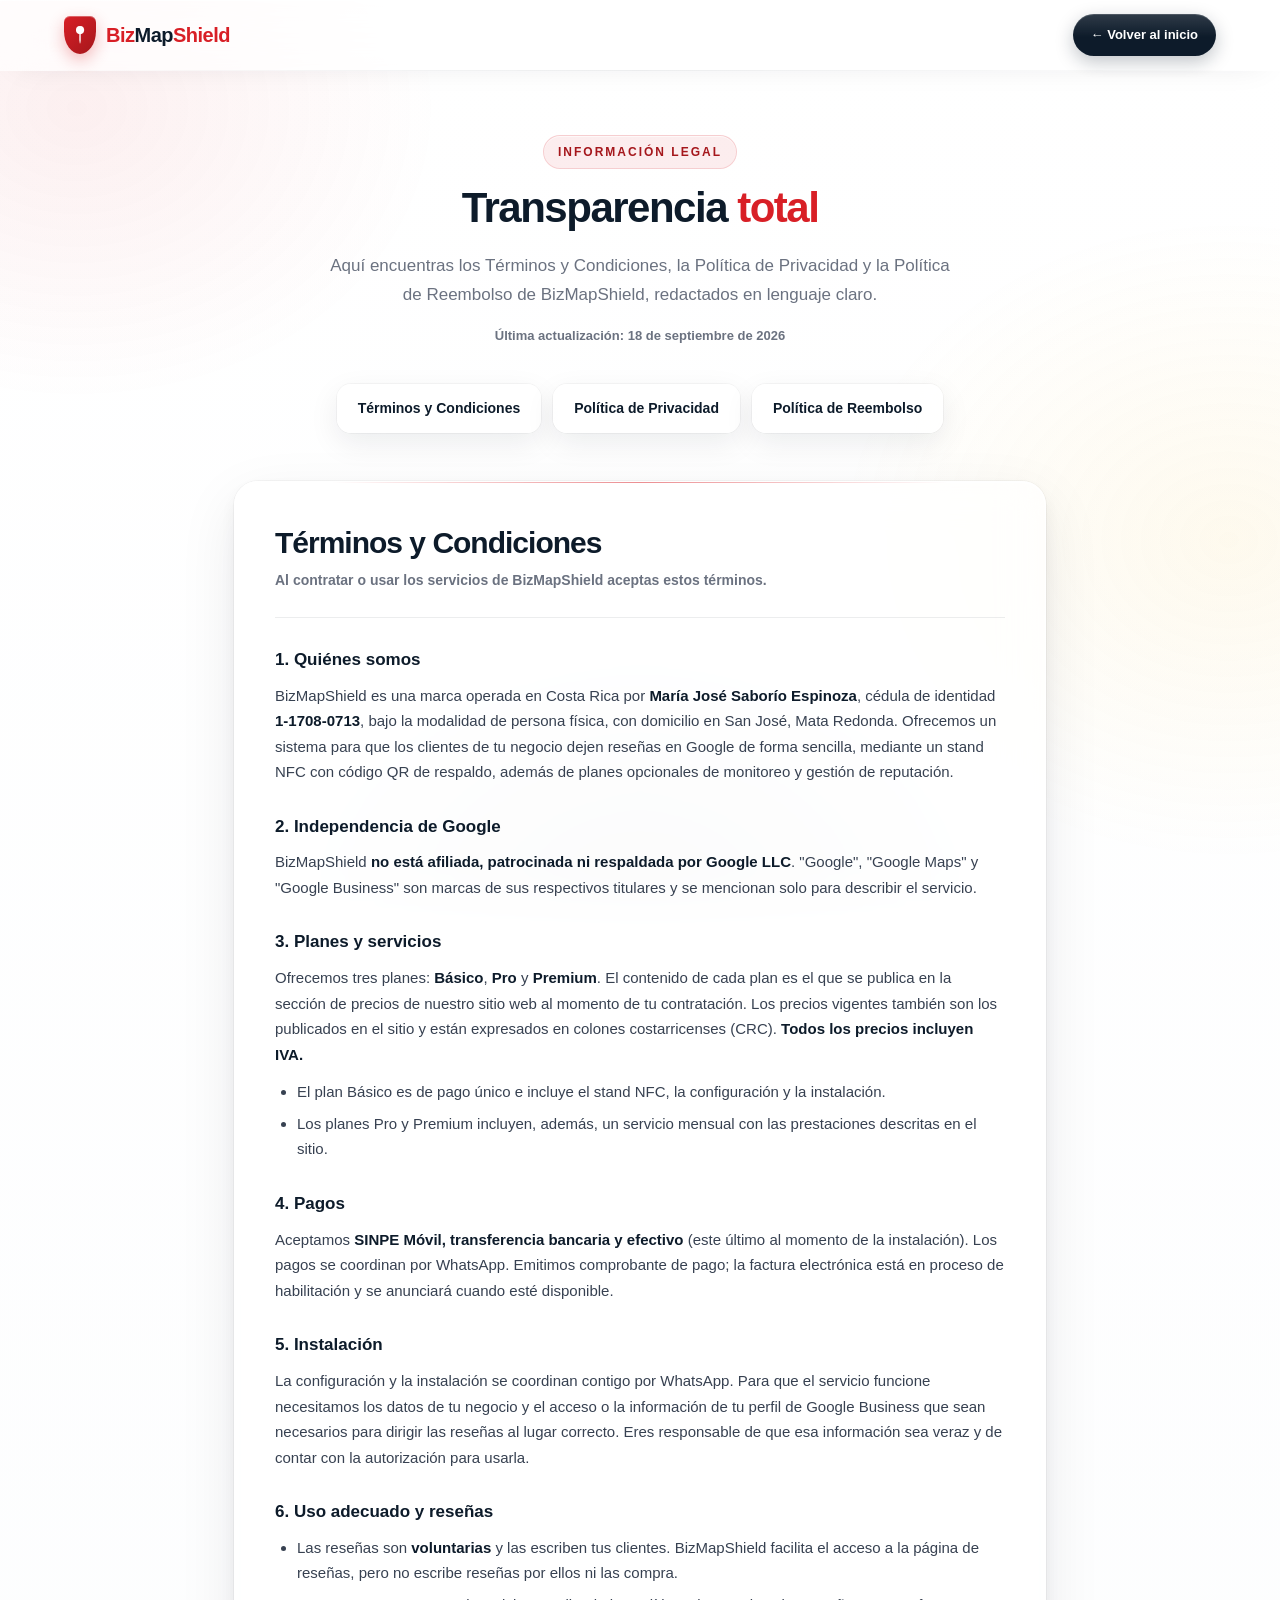
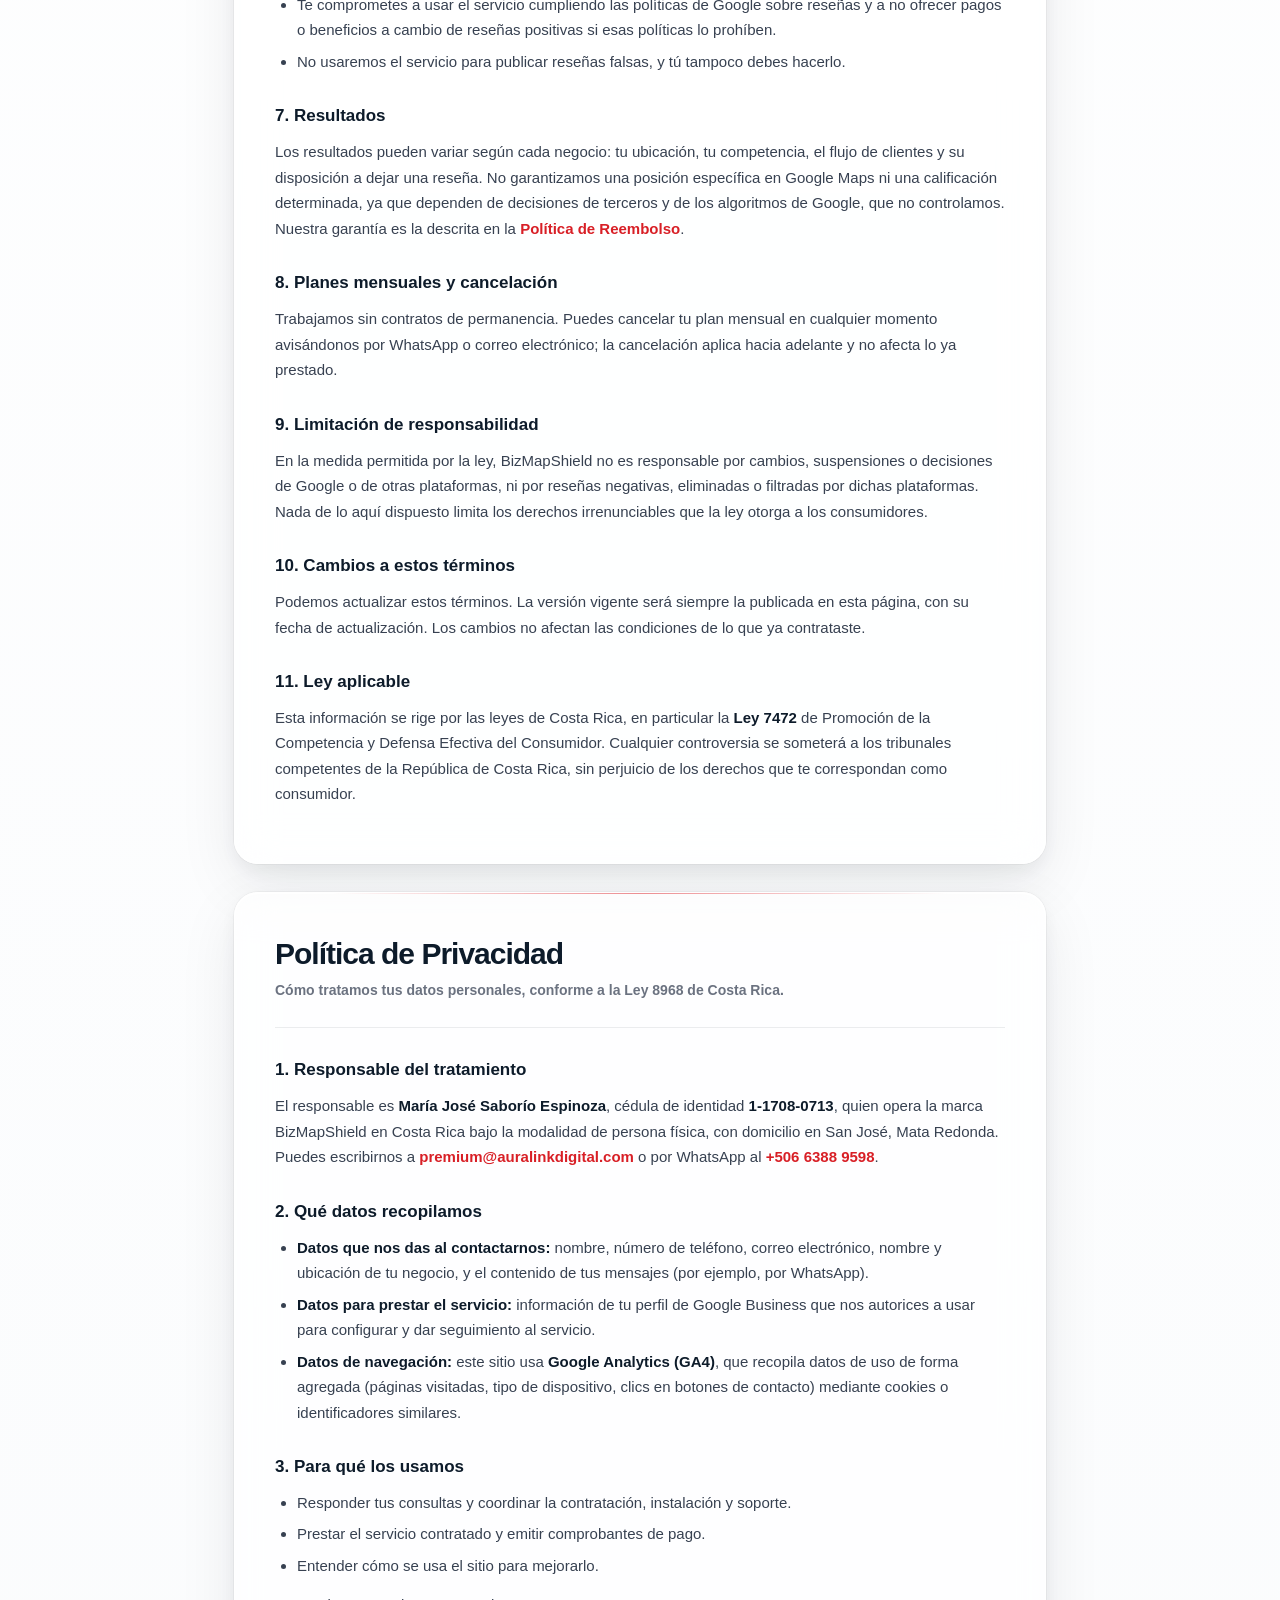
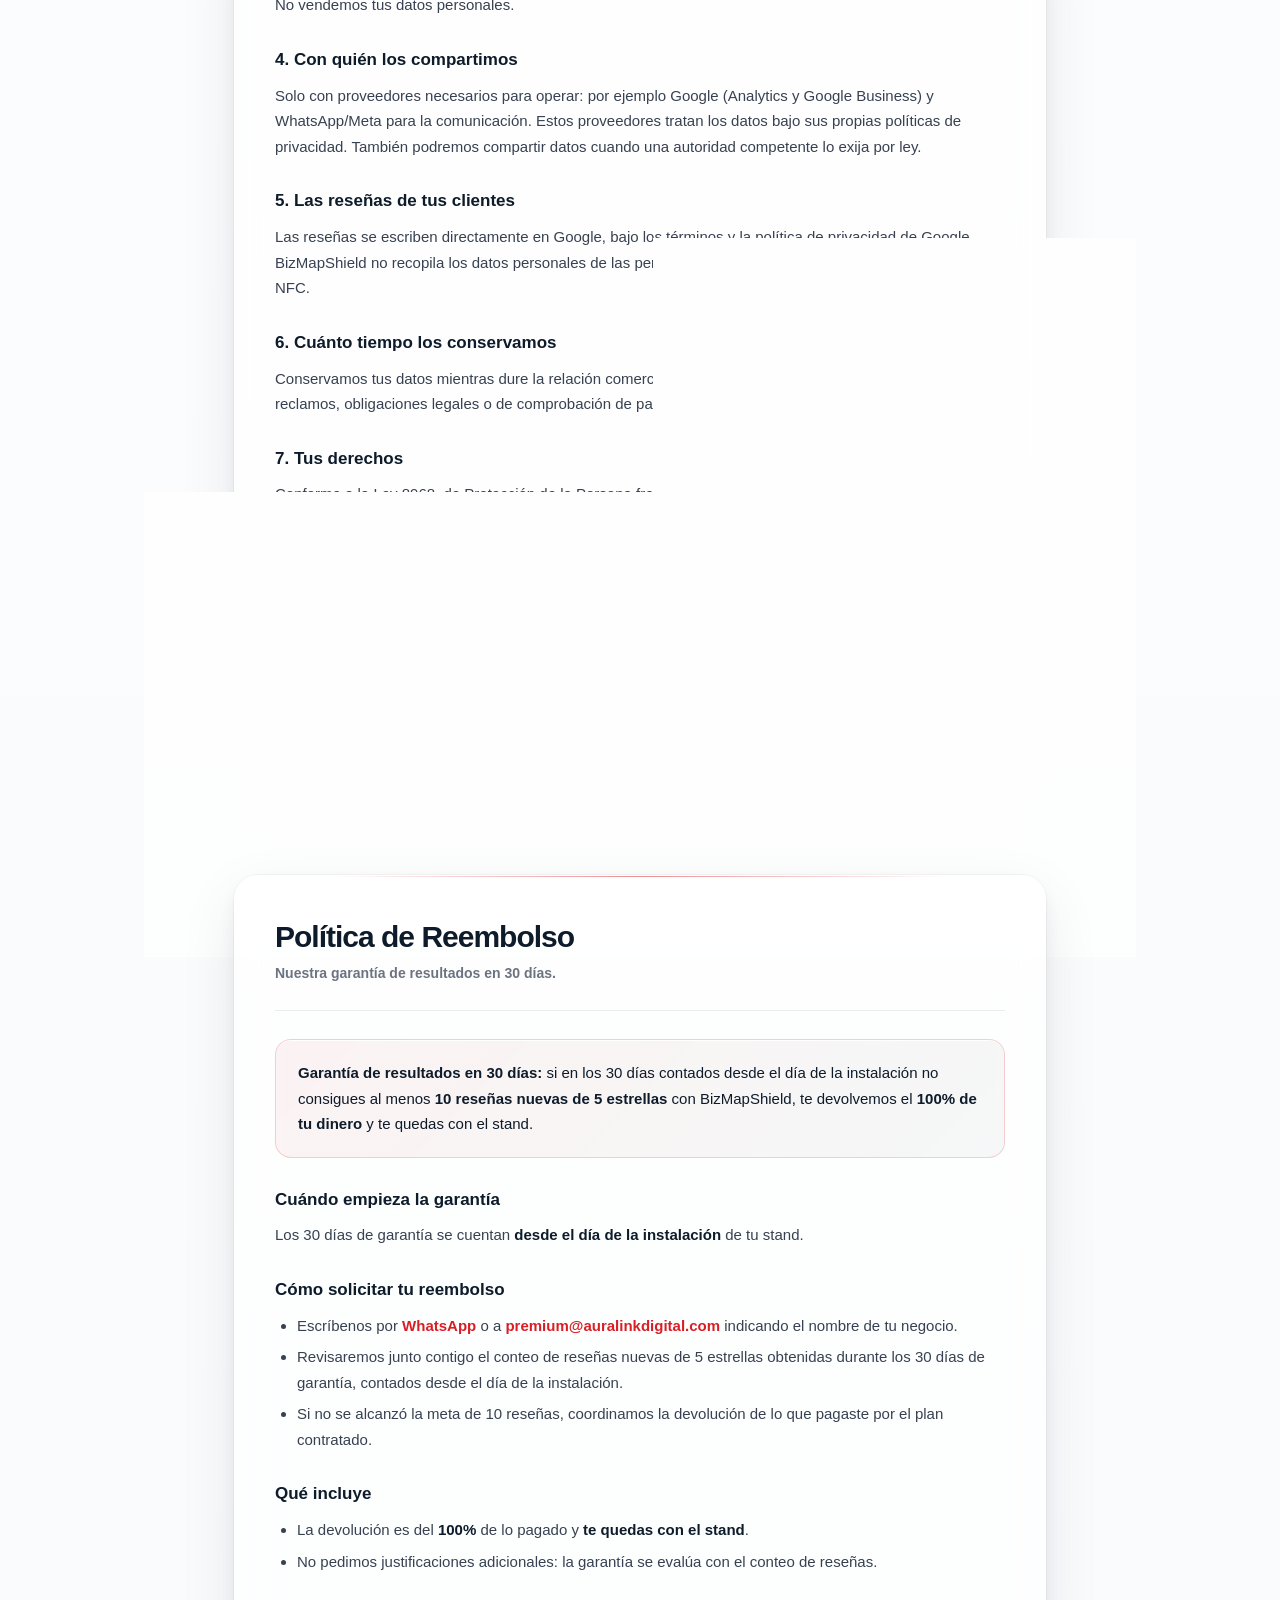
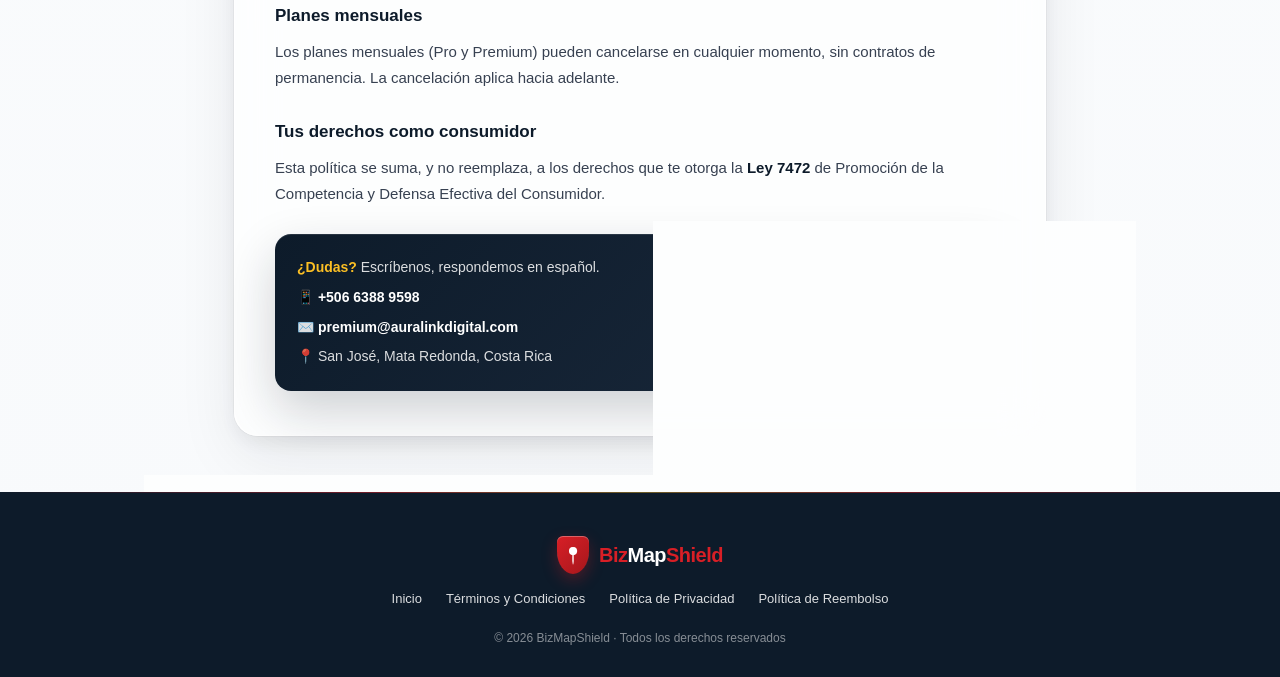
<file: legal.html>
<!DOCTYPE html>
<html lang="es">
<head>
<meta charset="UTF-8" />
<meta name="viewport" content="width=device-width, initial-scale=1.0" />
<title>Información Legal — BizMapShield</title>
<meta name="description" content="Términos y Condiciones, Política de Privacidad y Política de Reembolso de BizMapShield, Costa Rica." />

<!-- Favicon -->
<link rel="icon" type="image/png" sizes="32x32" href="assets/favicon-32.png" />
<link rel="icon" type="image/png" sizes="192x192" href="assets/favicon-192.png" />
<link rel="icon" type="image/png" sizes="512x512" href="assets/favicon-512.png" />
<link rel="apple-touch-icon" href="assets/apple-touch-icon.png" />

<!-- Canonical -->
<link rel="canonical" href="https://bizmapshield.vercel.app/legal.html" />

<!-- Google Search Console -->
<meta name="google-site-verification" content="tOPKIpJ3fiCdlK9Jh3YzVRpnzYQrSfb7G9CvI20-KGc" />

<!-- Open Graph -->
<meta property="og:type" content="website" />
<meta property="og:site_name" content="BizMapShield" />
<meta property="og:locale" content="es_CR" />
<meta property="og:url" content="https://bizmapshield.vercel.app/legal.html" />
<meta property="og:title" content="Información Legal — BizMapShield" />
<meta property="og:description" content="Términos y Condiciones, Política de Privacidad y Política de Reembolso de BizMapShield, Costa Rica." />
<meta property="og:image" content="https://bizmapshield.vercel.app/assets/og-image.png" />
<meta property="og:image:width" content="1200" />
<meta property="og:image:height" content="630" />
<meta property="og:image:alt" content="BizMapShield — Domina tu Mapa. Multiplica tus Clientes." />

<!-- Twitter Card -->
<meta name="twitter:card" content="summary_large_image" />
<meta name="twitter:title" content="Información Legal — BizMapShield" />
<meta name="twitter:description" content="Términos y Condiciones, Política de Privacidad y Política de Reembolso de BizMapShield, Costa Rica." />
<meta name="twitter:image" content="https://bizmapshield.vercel.app/assets/og-image.png" />

<!-- GA4: see assets/analytics.js and ANALYTICS.md -->
<script src="assets/analytics.js"></script>

<style>
  * { margin: 0; padding: 0; box-sizing: border-box; }
  :root {
    --red: #d81f26;
    --red-dark: #a5171c;
    --navy: #0d1b2a;
    --navy-light: #1b2a3d;
    --white: #ffffff;
    --gray: #6b7280;
    --green: #25D366;
    --gold: #fbbf24;
    --ease-out: cubic-bezier(0.16, 1, 0.3, 1);
    --ease-spring: cubic-bezier(0.34, 1.56, 0.64, 1);
  }
  html { scroll-behavior: smooth; -webkit-text-size-adjust: 100%; text-size-adjust: 100%; }
  body {
    font-family: -apple-system, BlinkMacSystemFont, "Segoe UI", Roboto, Arial, sans-serif;
    background: linear-gradient(180deg, #ffffff 0%, #f8fafc 100%);
    color: var(--navy);
    -webkit-font-smoothing: antialiased;
    -moz-osx-font-smoothing: grayscale;
    text-rendering: optimizeLegibility;
    overflow-x: hidden;
    line-height: 1.7;
    min-height: 100vh;
  }
  body::before { content: ""; position: fixed; inset: 0; z-index: -1; pointer-events: none; background: radial-gradient(520px 420px at 6% 12%, rgba(216,31,38,0.07), transparent 70%), radial-gradient(560px 460px at 96% 60%, rgba(251,191,36,0.08), transparent 70%), radial-gradient(520px 380px at 50% 100%, rgba(13,27,42,0.05), transparent 70%); }

  .container { max-width: 860px; margin: 0 auto; padding: 0 24px; }
  .nowrap { white-space: nowrap; }

  .navbar { position: sticky; top: 0; z-index: 100; background: rgba(255,255,255,0.72); -webkit-backdrop-filter: blur(20px) saturate(180%); backdrop-filter: blur(20px) saturate(180%); border-bottom: 1px solid transparent; box-shadow: 0 10px 32px -18px rgba(13,27,42,0.1), inset 0 1px 0 rgba(255,255,255,0.7); padding: 14px 0; }
  .navbar::after { content: ""; position: absolute; left: 0; right: 0; bottom: -1px; height: 1px; background: linear-gradient(90deg, transparent, rgba(13,27,42,0.08) 50%, transparent); pointer-events: none; }
  .nav-inner { display: flex; justify-content: space-between; align-items: center; max-width: 1200px; margin: 0 auto; padding: 0 24px; }
  .brand { display: flex; align-items: center; gap: 10px; font-size: 20px; font-weight: 800; letter-spacing: -0.5px; text-decoration: none; }
  .brand-shield { width: 32px; height: 38px; background: linear-gradient(135deg, var(--red), var(--red-dark)); border-radius: 6px 6px 50% 50% / 6px 6px 60% 60%; display: flex; align-items: center; justify-content: center; box-shadow: 0 6px 16px rgba(216,31,38,0.3), inset 0 1px 0 rgba(255,255,255,0.3); }
  .brand-shield::after { content: "📍"; font-size: 16px; filter: brightness(0) invert(1); }
  .brand .biz { color: var(--red); }
  .brand .map { color: var(--navy); }
  .brand .shield { color: var(--red); }
  .back { display: inline-flex; align-items: center; gap: 8px; background: linear-gradient(180deg, rgba(255,255,255,0.14) 0%, rgba(255,255,255,0) 55%), var(--navy); color: var(--white); padding: 10px 18px; border-radius: 50px; font-size: 13px; font-weight: 700; text-decoration: none; box-shadow: 0 6px 18px rgba(13,27,42,0.25), inset 0 1px 0 rgba(255,255,255,0.15); transition: transform 0.5s var(--ease-spring), box-shadow 0.4s var(--ease-out); }
  .back:hover, .back:focus-visible { transform: translateY(-1px); box-shadow: 0 10px 24px rgba(13,27,42,0.3), inset 0 1px 0 rgba(255,255,255,0.2); }

  .page-head { text-align: center; padding: 64px 0 36px; }
  .eyebrow { display: inline-block; color: var(--red-dark); font-size: 12px; font-weight: 800; letter-spacing: 2px; text-transform: uppercase; margin-bottom: 16px; padding: 6px 14px; border-radius: 50px; background: rgba(216,31,38,0.08); border: 1px solid rgba(216,31,38,0.15); box-shadow: inset 0 1px 0 rgba(255,255,255,0.6); }
  .page-head h1 { font-size: 42px; font-weight: 900; line-height: 1.1; letter-spacing: -1.5px; margin-bottom: 20px; }
  .page-head h1 .red { color: var(--red); }
  .page-head p { font-size: 17px; color: var(--gray); max-width: 640px; margin: 0 auto; }
  .updated { margin-top: 16px; font-size: 13px; font-weight: 700; color: var(--gray); }

  .toc { display: flex; flex-wrap: wrap; justify-content: center; gap: 12px; margin: 0 auto 48px; }
  .toc a { display: inline-flex; align-items: center; padding: 12px 20px; border-radius: 14px; font-size: 14px; font-weight: 800; color: var(--navy); text-decoration: none; background: rgba(255,255,255,0.7); border: 1px solid rgba(255,255,255,0.8); -webkit-backdrop-filter: blur(20px); backdrop-filter: blur(20px); box-shadow: 0 10px 30px rgba(13,27,42,0.08), 0 0 0 1px rgba(13,27,42,0.04), inset 0 1px 0 rgba(255,255,255,0.9); transition: transform 0.5s var(--ease-spring), box-shadow 0.4s var(--ease-out), color 0.3s ease; }
  .toc a:hover, .toc a:focus-visible { transform: translateY(-3px); color: var(--red); box-shadow: 0 18px 40px rgba(216,31,38,0.15), 0 0 0 1px rgba(216,31,38,0.12), inset 0 1px 0 rgba(255,255,255,0.9); }

  .doc { position: relative; background: rgba(255,255,255,0.7); border: 1px solid rgba(255,255,255,0.8); border-radius: 24px; padding: 44px 40px; margin-bottom: 28px; scroll-margin-top: 96px; -webkit-backdrop-filter: blur(20px); backdrop-filter: blur(20px); box-shadow: 0 20px 60px rgba(13,27,42,0.08), 0 8px 20px rgba(13,27,42,0.06), 0 0 0 1px rgba(13,27,42,0.04), inset 0 1px 0 rgba(255,255,255,0.9); }
  .doc::before { content: ""; position: absolute; top: 0; left: 12%; right: 12%; height: 1px; background: linear-gradient(90deg, transparent, rgba(216,31,38,0.5), transparent); }
  .doc h2 { font-size: 30px; font-weight: 900; line-height: 1.15; letter-spacing: -1px; margin-bottom: 8px; }
  .doc .doc-sub { font-size: 14px; color: var(--gray); font-weight: 600; margin-bottom: 28px; padding-bottom: 24px; border-bottom: 1px solid rgba(13,27,42,0.08); }
  .doc h3 { font-size: 17px; font-weight: 800; margin: 28px 0 8px; }
  .doc p { font-size: 15px; color: #374151; margin-bottom: 12px; }
  .doc ul { margin: 0 0 14px 0; padding-left: 22px; }
  .doc li { font-size: 15px; color: #374151; margin-bottom: 6px; }
  .doc a { color: var(--red); font-weight: 700; text-decoration: none; overflow-wrap: anywhere; }
  .doc a:hover { text-decoration: underline; }
  .doc strong { color: var(--navy); }

  .callout { margin: 20px 0; padding: 20px 22px; border-radius: 16px; background: linear-gradient(135deg, rgba(216,31,38,0.05), rgba(13,27,42,0.03)); border: 1px solid rgba(216,31,38,0.18); box-shadow: inset 0 1px 0 rgba(255,255,255,0.9); }
  .callout p { margin: 0; color: var(--navy); }

  .contact-box { margin-top: 28px; padding: 22px; border-radius: 16px; background: linear-gradient(135deg, var(--navy) 0%, var(--navy-light) 100%); color: var(--white); box-shadow: 0 20px 50px rgba(13,27,42,0.2), inset 0 1px 0 rgba(255,255,255,0.1); }
  .contact-box p { color: rgba(255,255,255,0.85); margin-bottom: 6px; font-size: 14px; overflow-wrap: anywhere; }
  .contact-box p:last-child { margin-bottom: 0; }
  .contact-box strong { color: var(--gold); }
  .contact-box a { color: var(--white); font-weight: 700; }

  .footer { position: relative; isolation: isolate; background: var(--navy); color: var(--white); padding: 44px 0 28px; margin-top: 56px; text-align: center; }
  .footer::before { content: ""; position: absolute; top: 0; left: 0; right: 0; height: 1px; z-index: -1; background: linear-gradient(90deg, transparent, rgba(216,31,38,0.5) 30%, rgba(251,191,36,0.4) 50%, rgba(216,31,38,0.5) 70%, transparent); }
  .footer .brand { justify-content: center; margin-bottom: 14px; }
  .footer .brand .map { color: #ffffff; }
  .footer-links { display: flex; flex-wrap: wrap; justify-content: center; gap: 8px 24px; margin-bottom: 18px; }
  .footer-links a { font-size: 13px; color: rgba(255,255,255,0.85); text-decoration: none; transition: color 0.3s ease; }
  .footer-links a:hover, .footer-links a:focus-visible { color: var(--gold); }
  .footer p { font-size: 12px; color: rgba(255,255,255,0.5); }

  /* Keyboard focus ring (WCAG 2.4.7): navy on light surfaces, gold on dark ones */
  a:focus-visible { outline: 3px solid var(--navy); outline-offset: 3px; }
  .contact-box a:focus-visible, .footer a:focus-visible { outline-color: var(--gold); }

  @media (max-width: 900px) {
    .container { padding: 0 16px; }
    .nav-inner { padding: 0 16px; }
    .brand { font-size: 17px; }
    .brand-shield { width: 26px; height: 30px; }
    .back { font-size: 12px; padding: 8px 14px; min-height: 44px; }
    .page-head { padding: 40px 0 28px; }
    .page-head h1 { font-size: 30px; letter-spacing: -1px; }
    .page-head p { font-size: 15px; }
    .toc { margin-bottom: 32px; }
    .toc a { font-size: 13px; padding: 10px 16px; min-height: 44px; }
    .footer-links a { padding: 8px 4px; }
    .doc { padding: 30px 22px; border-radius: 20px; -webkit-backdrop-filter: blur(10px); backdrop-filter: blur(10px); box-shadow: 0 12px 32px rgba(13,27,42,0.08), 0 4px 12px rgba(13,27,42,0.06), inset 0 1px 0 rgba(255,255,255,0.9); scroll-margin-top: 80px; }
    .doc h2 { font-size: 24px; }
    .doc p, .doc li { font-size: 14px; }
  }

  /* Small phones */
  @media (max-width: 380px) {
    .brand { font-size: 16px; }
    .brand-shield { width: 24px; height: 28px; }
    .back { font-size: 10px; padding: 8px 10px; }
    .page-head { padding: 32px 0 24px; }
    .page-head h1 { font-size: 26px; }
    .page-head p { font-size: 14px; }
    .toc { gap: 10px; }
    .doc { padding: 24px 18px; }
    .doc h2 { font-size: 22px; }
    .doc h3 { font-size: 16px; }
    .callout { padding: 16px 18px; }
    .contact-box { padding: 18px; }
  }

  @supports not ((backdrop-filter: blur(1px)) or (-webkit-backdrop-filter: blur(1px))) {
    .navbar { background: rgba(255,255,255,0.97); }
    .doc, .toc a { background: rgba(255,255,255,0.95); }
  }
  @media (prefers-reduced-motion: reduce) {
    html { scroll-behavior: auto; }
    * { transition: none !important; }
  }
</style>
</head>
<body>

<!-- ============ NAVBAR ============ -->
<nav class="navbar">
  <div class="nav-inner">
    <a href="index.html" class="brand" aria-label="BizMapShield — inicio">
      <div class="brand-shield"></div>
      <div><span class="biz">Biz</span><span class="map">Map</span><span class="shield">Shield</span></div>
    </a>
    <a href="index.html" class="back">← Volver al inicio</a>
  </div>
</nav>

<main class="container">

  <header class="page-head">
    <span class="eyebrow">Información legal</span>
    <h1>Transparencia <span class="red">total</span></h1>
    <p>Aquí encuentras los Términos y Condiciones, la Política de Privacidad y la Política de Reembolso de BizMapShield, redactados en lenguaje claro.</p>
    <div class="updated">Última actualización: 18 de septiembre de 2026</div>
  </header>

  <nav class="toc" aria-label="Documentos legales">
    <a href="#terminos">Términos y Condiciones</a>
    <a href="#privacidad">Política de Privacidad</a>
    <a href="#reembolso">Política de Reembolso</a>
  </nav>

  <!-- ============ TÉRMINOS Y CONDICIONES ============ -->
  <section class="doc" id="terminos">
    <h2>Términos y Condiciones</h2>
    <div class="doc-sub">Al contratar o usar los servicios de BizMapShield aceptas estos términos.</div>

    <h3>1. Quiénes somos</h3>
    <p>BizMapShield es una marca operada en Costa Rica por <strong>María José Saborío Espinoza</strong>, cédula de identidad <strong class="nowrap">1-1708-0713</strong>, bajo la modalidad de persona física, con domicilio en San José, Mata Redonda. Ofrecemos un sistema para que los clientes de tu negocio dejen reseñas en Google de forma sencilla, mediante un stand NFC con código QR de respaldo, además de planes opcionales de monitoreo y gestión de reputación.</p>

    <h3>2. Independencia de Google</h3>
    <p>BizMapShield <strong>no está afiliada, patrocinada ni respaldada por Google LLC</strong>. "Google", "Google Maps" y "Google Business" son marcas de sus respectivos titulares y se mencionan solo para describir el servicio.</p>

    <h3>3. Planes y servicios</h3>
    <p>Ofrecemos tres planes: <strong>Básico</strong>, <strong>Pro</strong> y <strong>Premium</strong>. El contenido de cada plan es el que se publica en la sección de precios de nuestro sitio web al momento de tu contratación. Los precios vigentes también son los publicados en el sitio y están expresados en colones costarricenses (CRC). <strong>Todos los precios incluyen IVA.</strong></p>
    <ul>
      <li>El plan Básico es de pago único e incluye el stand NFC, la configuración y la instalación.</li>
      <li>Los planes Pro y Premium incluyen, además, un servicio mensual con las prestaciones descritas en el sitio.</li>
    </ul>

    <h3>4. Pagos</h3>
    <p>Aceptamos <strong>SINPE Móvil, transferencia bancaria y efectivo</strong> (este último al momento de la instalación). Los pagos se coordinan por WhatsApp. Emitimos comprobante de pago; la factura electrónica está en proceso de habilitación y se anunciará cuando esté disponible.</p>

    <h3>5. Instalación</h3>
    <p>La configuración y la instalación se coordinan contigo por WhatsApp. Para que el servicio funcione necesitamos los datos de tu negocio y el acceso o la información de tu perfil de Google Business que sean necesarios para dirigir las reseñas al lugar correcto. Eres responsable de que esa información sea veraz y de contar con la autorización para usarla.</p>

    <h3>6. Uso adecuado y reseñas</h3>
    <ul>
      <li>Las reseñas son <strong>voluntarias</strong> y las escriben tus clientes. BizMapShield facilita el acceso a la página de reseñas, pero no escribe reseñas por ellos ni las compra.</li>
      <li>Te comprometes a usar el servicio cumpliendo las políticas de Google sobre reseñas y a no ofrecer pagos o beneficios a cambio de reseñas positivas si esas políticas lo prohíben.</li>
      <li>No usaremos el servicio para publicar reseñas falsas, y tú tampoco debes hacerlo.</li>
    </ul>

    <h3>7. Resultados</h3>
    <p>Los resultados pueden variar según cada negocio: tu ubicación, tu competencia, el flujo de clientes y su disposición a dejar una reseña. No garantizamos una posición específica en Google Maps ni una calificación determinada, ya que dependen de decisiones de terceros y de los algoritmos de Google, que no controlamos. Nuestra garantía es la descrita en la <a href="#reembolso">Política de Reembolso</a>.</p>

    <h3>8. Planes mensuales y cancelación</h3>
    <p>Trabajamos sin contratos de permanencia. Puedes cancelar tu plan mensual en cualquier momento avisándonos por WhatsApp o correo electrónico; la cancelación aplica hacia adelante y no afecta lo ya prestado.</p>

    <h3>9. Limitación de responsabilidad</h3>
    <p>En la medida permitida por la ley, BizMapShield no es responsable por cambios, suspensiones o decisiones de Google o de otras plataformas, ni por reseñas negativas, eliminadas o filtradas por dichas plataformas. Nada de lo aquí dispuesto limita los derechos irrenunciables que la ley otorga a los consumidores.</p>

    <h3>10. Cambios a estos términos</h3>
    <p>Podemos actualizar estos términos. La versión vigente será siempre la publicada en esta página, con su fecha de actualización. Los cambios no afectan las condiciones de lo que ya contrataste.</p>

    <h3>11. Ley aplicable</h3>
    <p>Esta información se rige por las leyes de Costa Rica, en particular la <strong>Ley 7472</strong> de Promoción de la Competencia y Defensa Efectiva del Consumidor. Cualquier controversia se someterá a los tribunales competentes de la República de Costa Rica, sin perjuicio de los derechos que te correspondan como consumidor.</p>
  </section>

  <!-- ============ POLÍTICA DE PRIVACIDAD ============ -->
  <section class="doc" id="privacidad">
    <h2>Política de Privacidad</h2>
    <div class="doc-sub">Cómo tratamos tus datos personales, conforme a la Ley 8968 de Costa Rica.</div>

    <h3>1. Responsable del tratamiento</h3>
    <p>El responsable es <strong>María José Saborío Espinoza</strong>, cédula de identidad <strong class="nowrap">1-1708-0713</strong>, quien opera la marca BizMapShield en Costa Rica bajo la modalidad de persona física, con domicilio en San José, Mata Redonda. Puedes escribirnos a <a href="mailto:premium@auralinkdigital.com">premium@auralinkdigital.com</a> o por WhatsApp al <a href="https://wa.me/50663889598" target="_blank" rel="noopener">+506 6388 9598</a>.</p>

    <h3>2. Qué datos recopilamos</h3>
    <ul>
      <li><strong>Datos que nos das al contactarnos:</strong> nombre, número de teléfono, correo electrónico, nombre y ubicación de tu negocio, y el contenido de tus mensajes (por ejemplo, por WhatsApp).</li>
      <li><strong>Datos para prestar el servicio:</strong> información de tu perfil de Google Business que nos autorices a usar para configurar y dar seguimiento al servicio.</li>
      <li><strong>Datos de navegación:</strong> este sitio usa <strong>Google Analytics (GA4)</strong>, que recopila datos de uso de forma agregada (páginas visitadas, tipo de dispositivo, clics en botones de contacto) mediante cookies o identificadores similares.</li>
    </ul>

    <h3>3. Para qué los usamos</h3>
    <ul>
      <li>Responder tus consultas y coordinar la contratación, instalación y soporte.</li>
      <li>Prestar el servicio contratado y emitir comprobantes de pago.</li>
      <li>Entender cómo se usa el sitio para mejorarlo.</li>
    </ul>
    <p>No vendemos tus datos personales.</p>

    <h3>4. Con quién los compartimos</h3>
    <p>Solo con proveedores necesarios para operar: por ejemplo Google (Analytics y Google Business) y WhatsApp/Meta para la comunicación. Estos proveedores tratan los datos bajo sus propias políticas de privacidad. También podremos compartir datos cuando una autoridad competente lo exija por ley.</p>

    <h3>5. Las reseñas de tus clientes</h3>
    <p>Las reseñas se escriben directamente en Google, bajo los términos y la política de privacidad de Google. BizMapShield no recopila los datos personales de las personas que escriben esas reseñas mediante el stand NFC.</p>

    <h3>6. Cuánto tiempo los conservamos</h3>
    <p>Conservamos tus datos mientras dure la relación comercial y el tiempo posterior necesario para atender reclamos, obligaciones legales o de comprobación de pagos. Después, los eliminamos o anonimizamos.</p>

    <h3>7. Tus derechos</h3>
    <p>Conforme a la Ley 8968, de Protección de la Persona frente al Tratamiento de sus Datos Personales, tienes derecho a <strong>acceder</strong> a tus datos, <strong>rectificarlos</strong>, solicitar su <strong>supresión</strong> y <strong>revocar tu consentimiento</strong>. Para ejercerlos escríbenos a los medios indicados arriba; responderemos en un plazo razonable. También puedes acudir a la Agencia de Protección de Datos de los Habitantes (PRODHAB).</p>

    <h3>8. Cookies</h3>
    <p>Puedes bloquear o eliminar las cookies desde la configuración de tu navegador; el sitio seguirá funcionando, aunque algunas mediciones dejarán de registrarse.</p>

    <h3>9. Cambios a esta política</h3>
    <p>Si actualizamos esta política, publicaremos la nueva versión en esta página con su fecha de actualización.</p>
  </section>

  <!-- ============ POLÍTICA DE REEMBOLSO ============ -->
  <section class="doc" id="reembolso">
    <h2>Política de Reembolso</h2>
    <div class="doc-sub">Nuestra garantía de resultados en 30 días.</div>

    <div class="callout">
      <p><strong>Garantía de resultados en 30 días:</strong> si en los 30 días contados desde el día de la instalación no consigues al menos <strong>10 reseñas nuevas de 5 estrellas</strong> con BizMapShield, te devolvemos el <strong>100% de tu dinero</strong> y te quedas con el stand.</p>
    </div>

    <h3>Cuándo empieza la garantía</h3>
    <p>Los 30 días de garantía se cuentan <strong>desde el día de la instalación</strong> de tu stand.</p>

    <h3>Cómo solicitar tu reembolso</h3>
    <ul>
      <li>Escríbenos por <a href="https://wa.me/50663889598" target="_blank" rel="noopener">WhatsApp</a> o a <a href="mailto:premium@auralinkdigital.com">premium@auralinkdigital.com</a> indicando el nombre de tu negocio.</li>
      <li>Revisaremos junto contigo el conteo de reseñas nuevas de 5 estrellas obtenidas durante los 30 días de garantía, contados desde el día de la instalación.</li>
      <li>Si no se alcanzó la meta de 10 reseñas, coordinamos la devolución de lo que pagaste por el plan contratado.</li>
    </ul>

    <h3>Qué incluye</h3>
    <ul>
      <li>La devolución es del <strong>100%</strong> de lo pagado y <strong>te quedas con el stand</strong>.</li>
      <li>No pedimos justificaciones adicionales: la garantía se evalúa con el conteo de reseñas.</li>
    </ul>

    <h3>Planes mensuales</h3>
    <p>Los planes mensuales (Pro y Premium) pueden cancelarse en cualquier momento, sin contratos de permanencia. La cancelación aplica hacia adelante.</p>

    <h3>Tus derechos como consumidor</h3>
    <p>Esta política se suma, y no reemplaza, a los derechos que te otorga la <strong>Ley 7472</strong> de Promoción de la Competencia y Defensa Efectiva del Consumidor.</p>

    <div class="contact-box">
      <p><strong>¿Dudas?</strong> Escríbenos, respondemos en español.</p>
      <p>📱 <a href="https://wa.me/50663889598" target="_blank" rel="noopener">+506 6388 9598</a></p>
      <p>✉️ <a href="mailto:premium@auralinkdigital.com">premium@auralinkdigital.com</a></p>
      <p>📍 San José, Mata Redonda, Costa Rica</p>
    </div>
  </section>

</main>

<!-- ============ FOOTER ============ -->
<footer class="footer">
  <div class="container">
    <a href="index.html" class="brand" aria-label="BizMapShield — inicio">
      <div class="brand-shield"></div>
      <div><span class="biz">Biz</span><span class="map">Map</span><span class="shield">Shield</span></div>
    </a>
    <div class="footer-links">
      <a href="index.html">Inicio</a>
      <a href="#terminos">Términos y Condiciones</a>
      <a href="#privacidad">Política de Privacidad</a>
      <a href="#reembolso">Política de Reembolso</a>
    </div>
    <p>© 2026 BizMapShield · Todos los derechos reservados</p>
  </div>
</footer>

</body>
</html>
</file>
